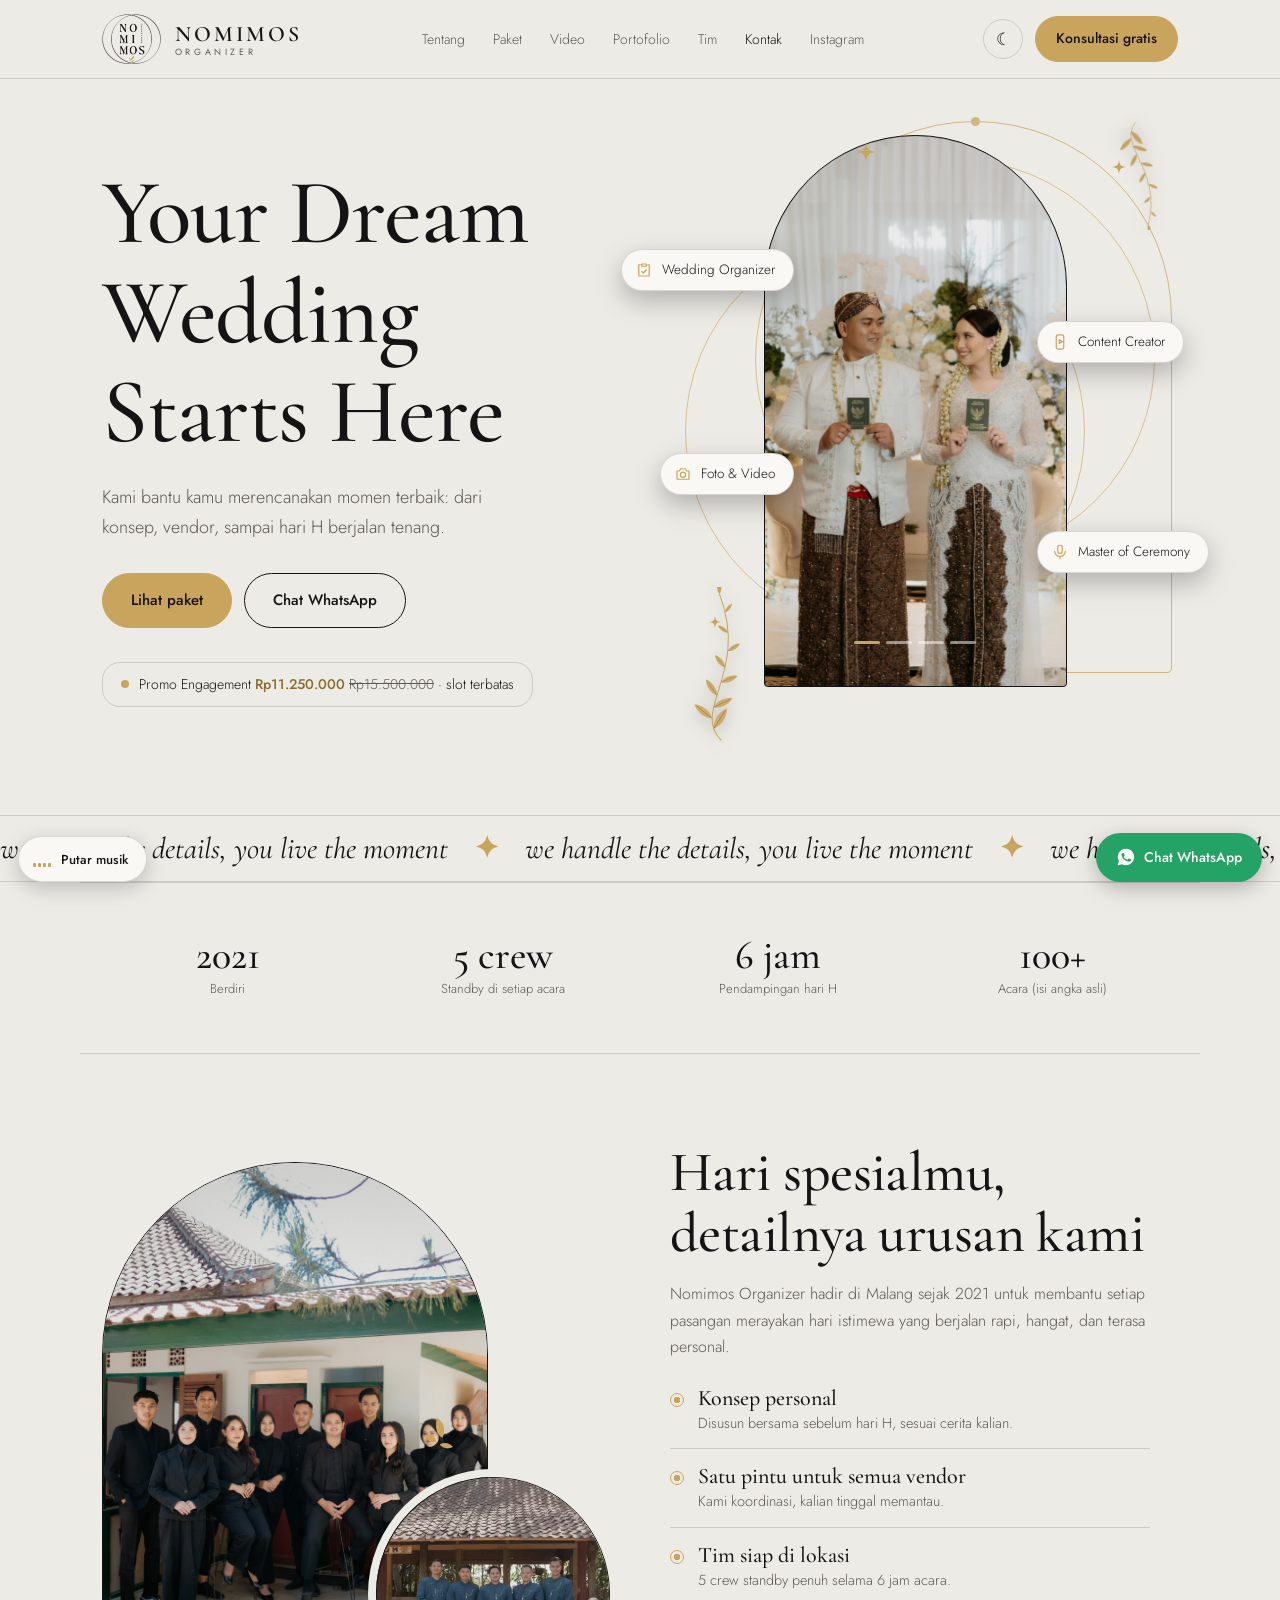
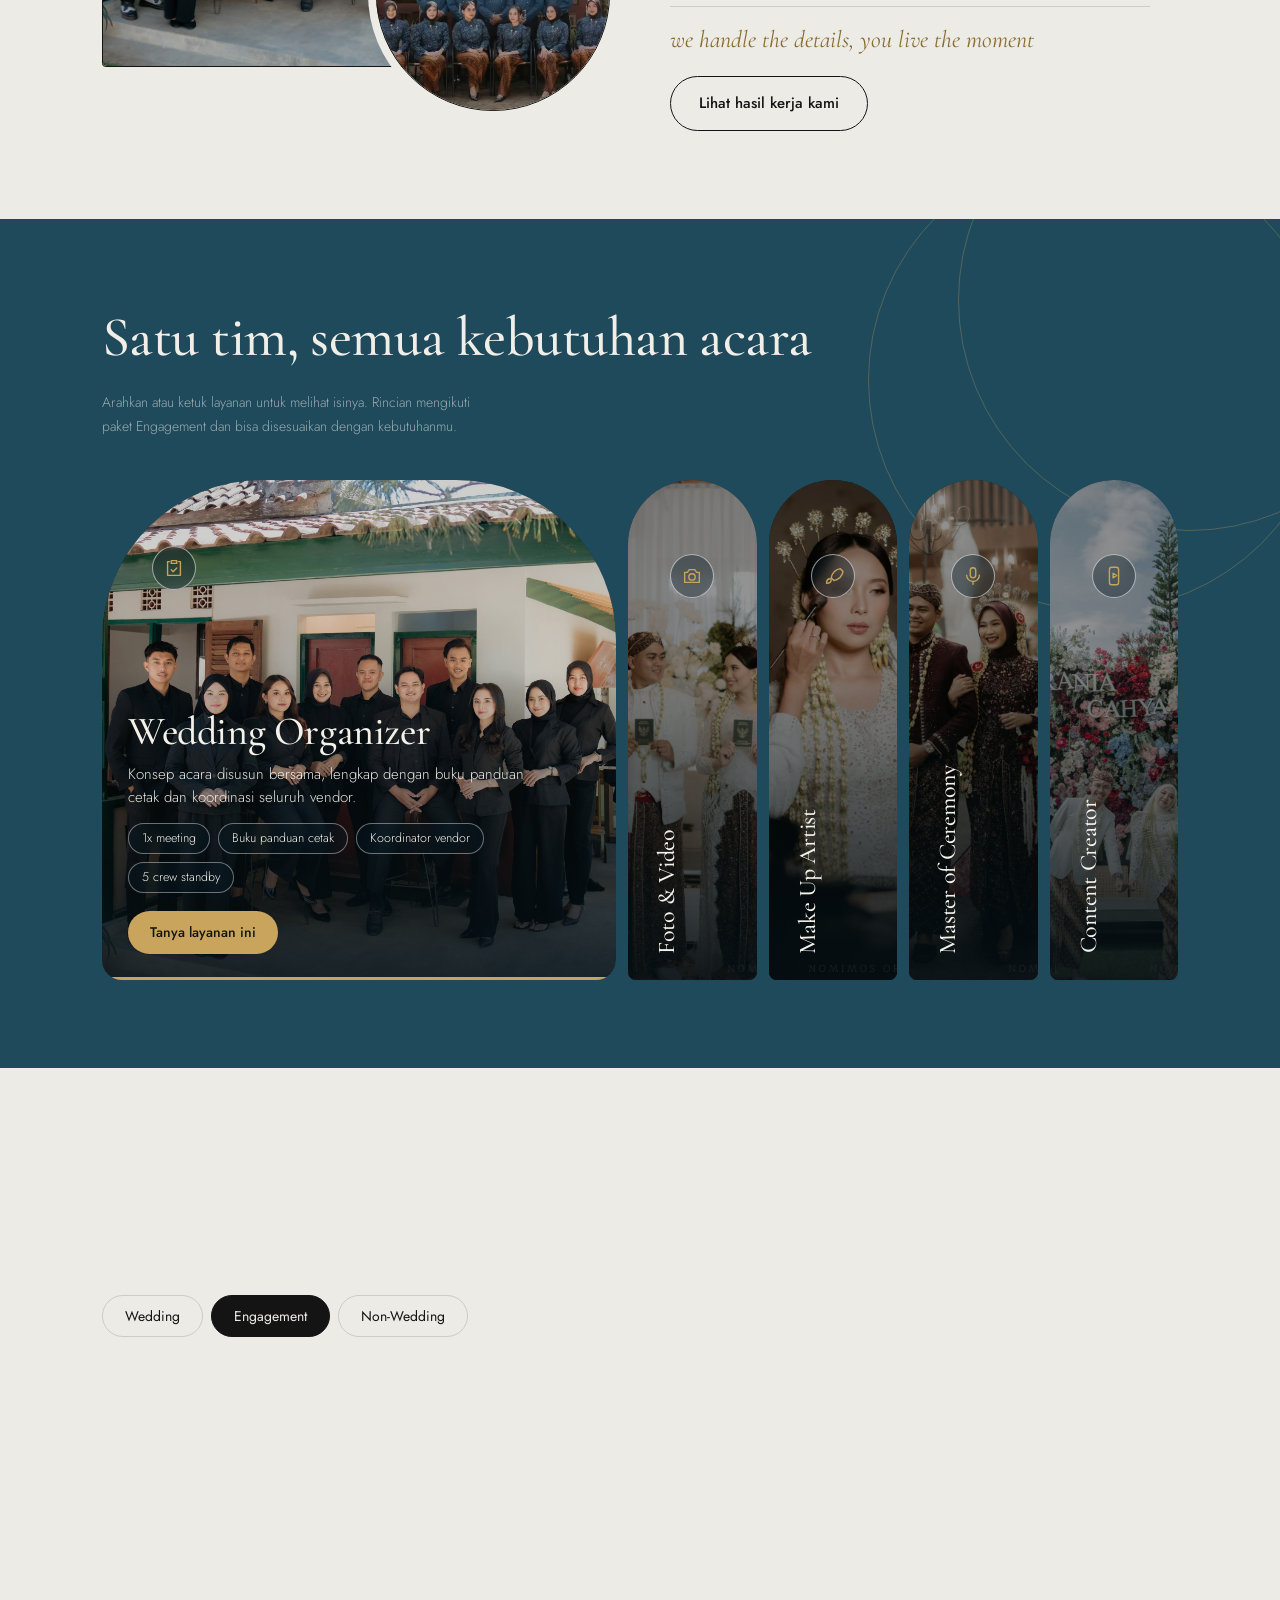
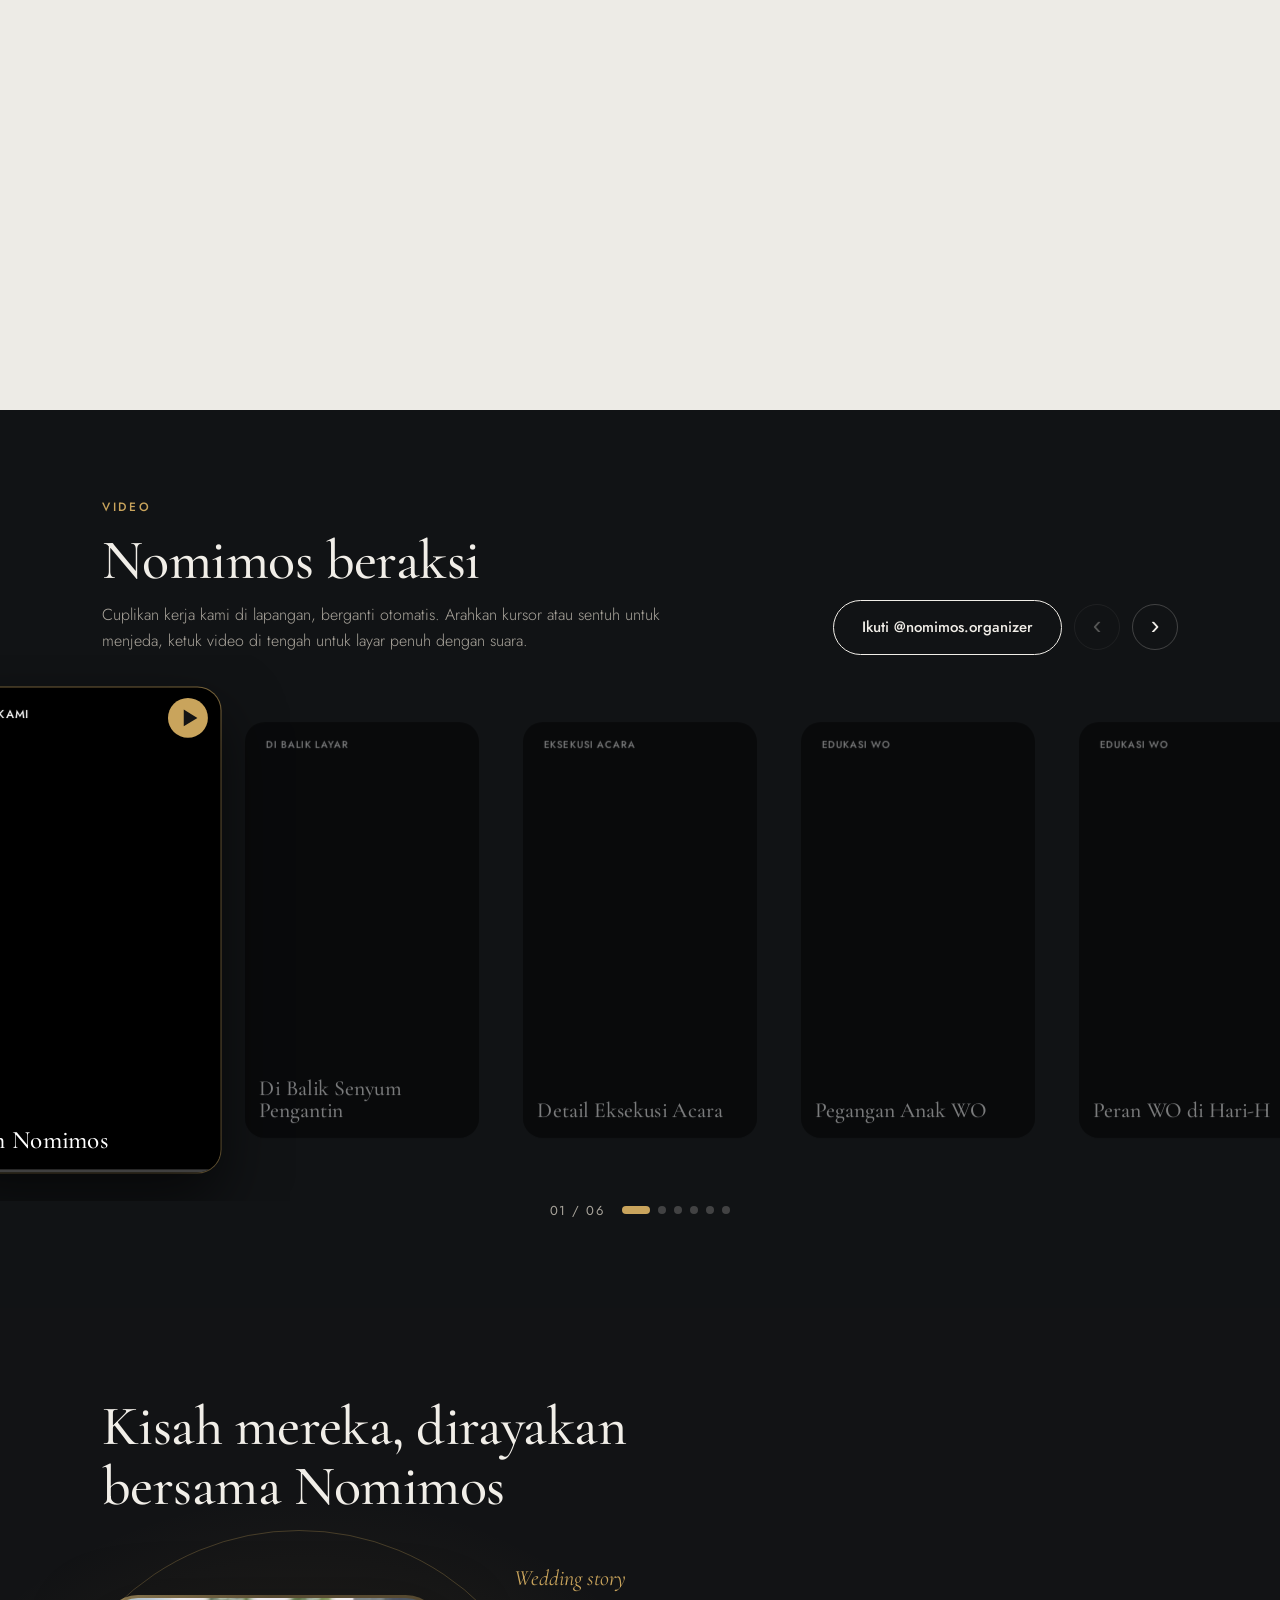
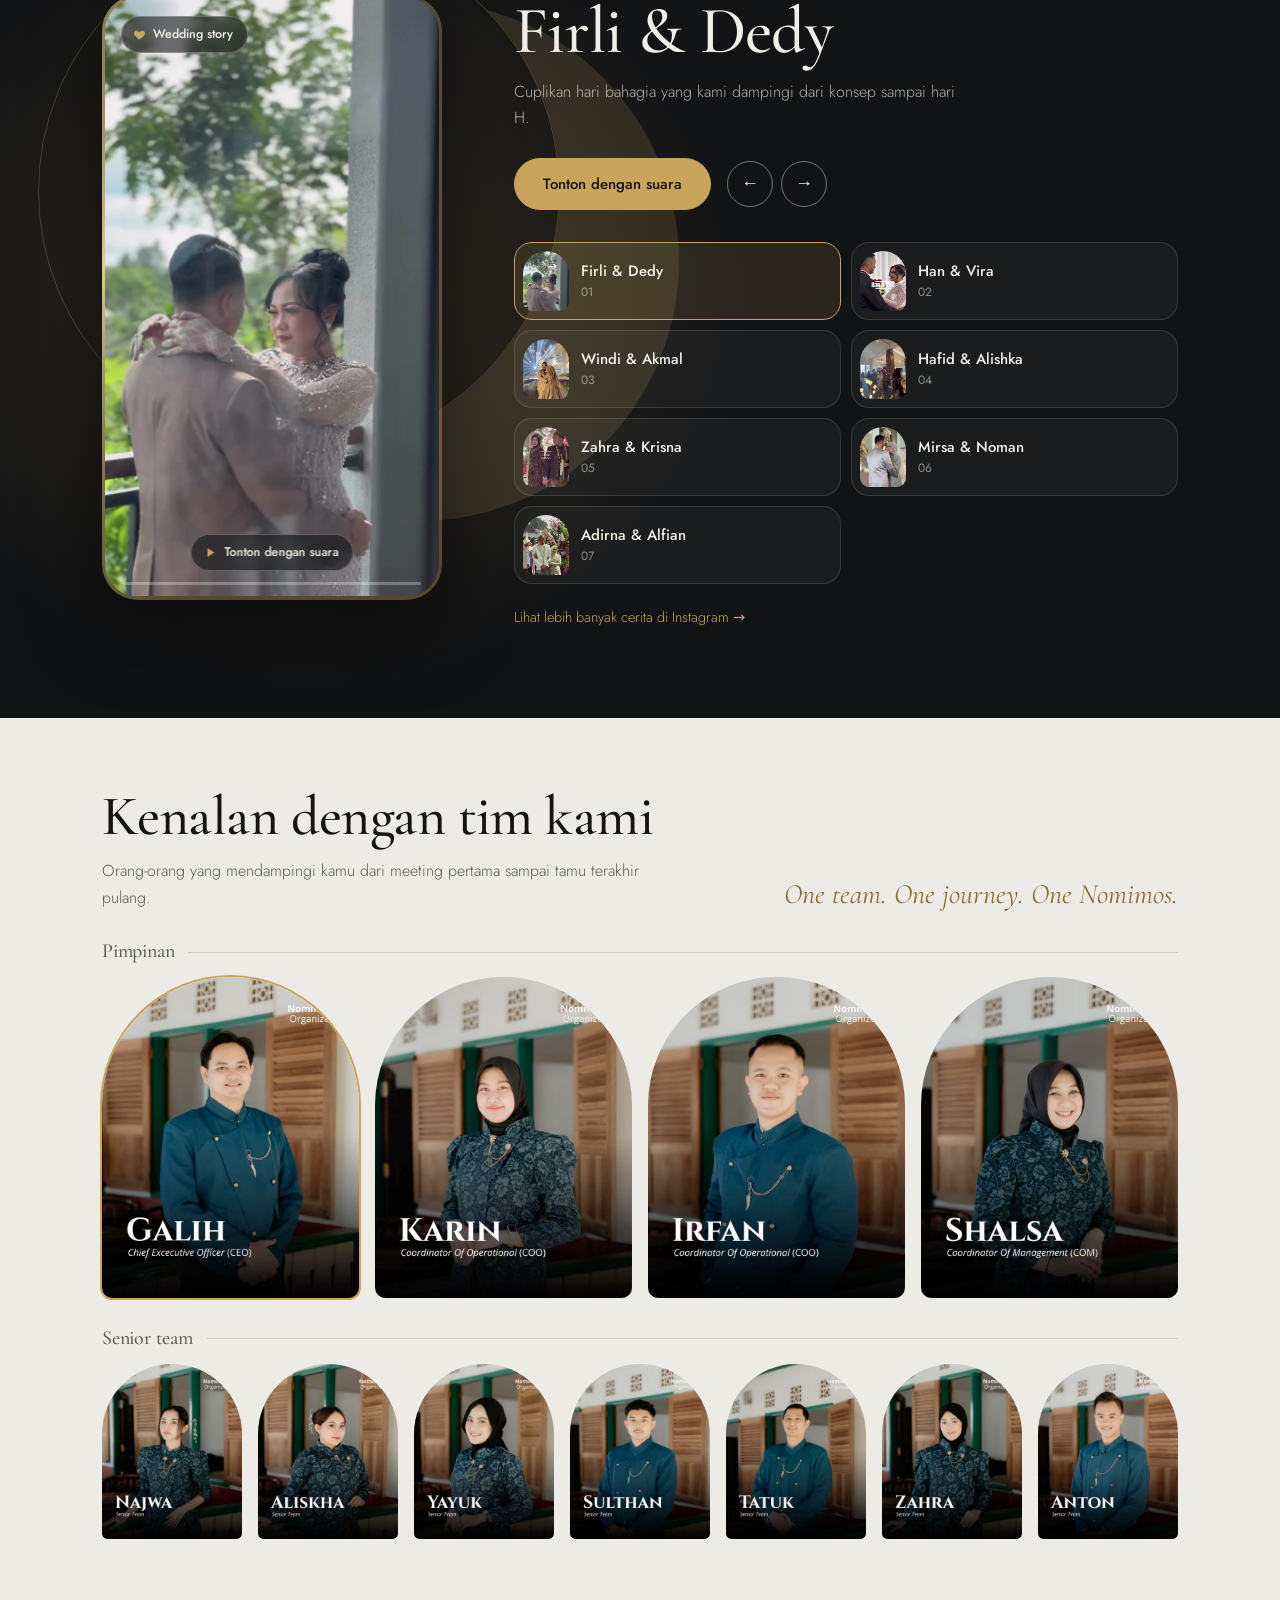
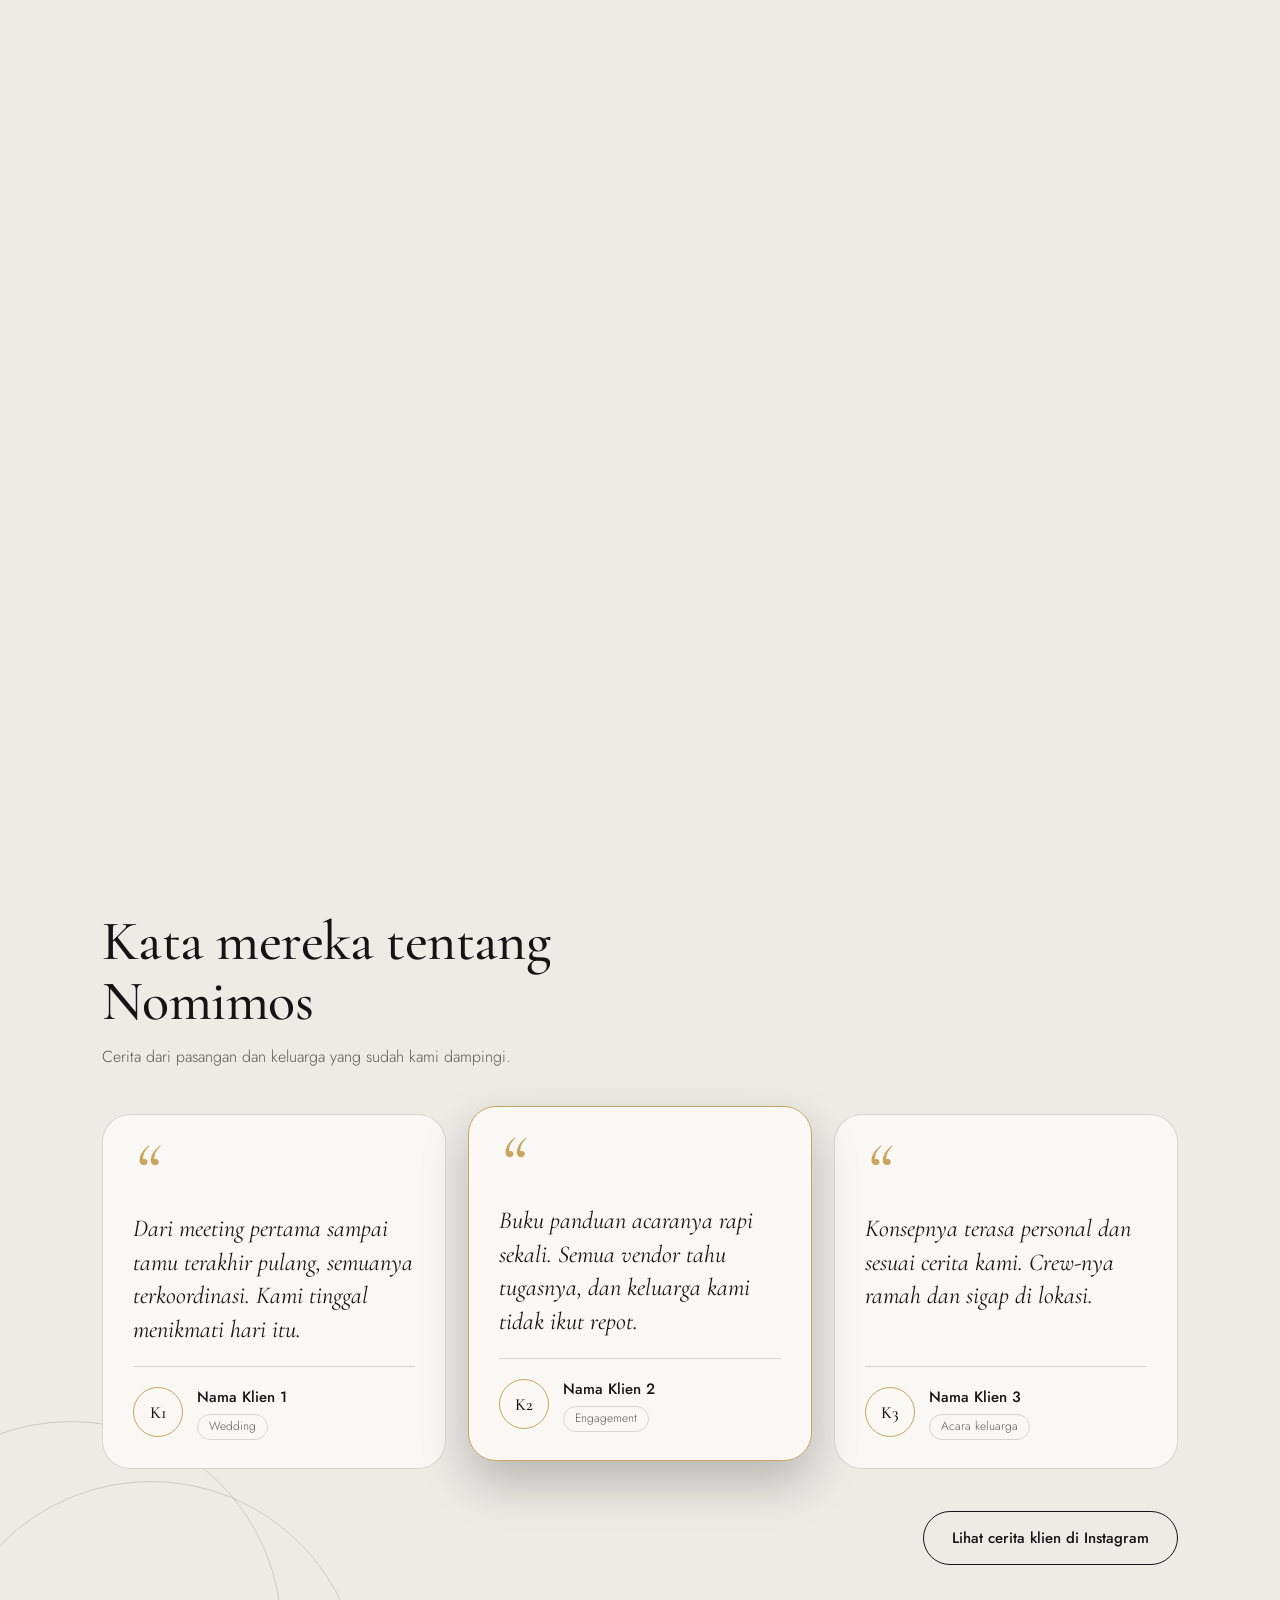
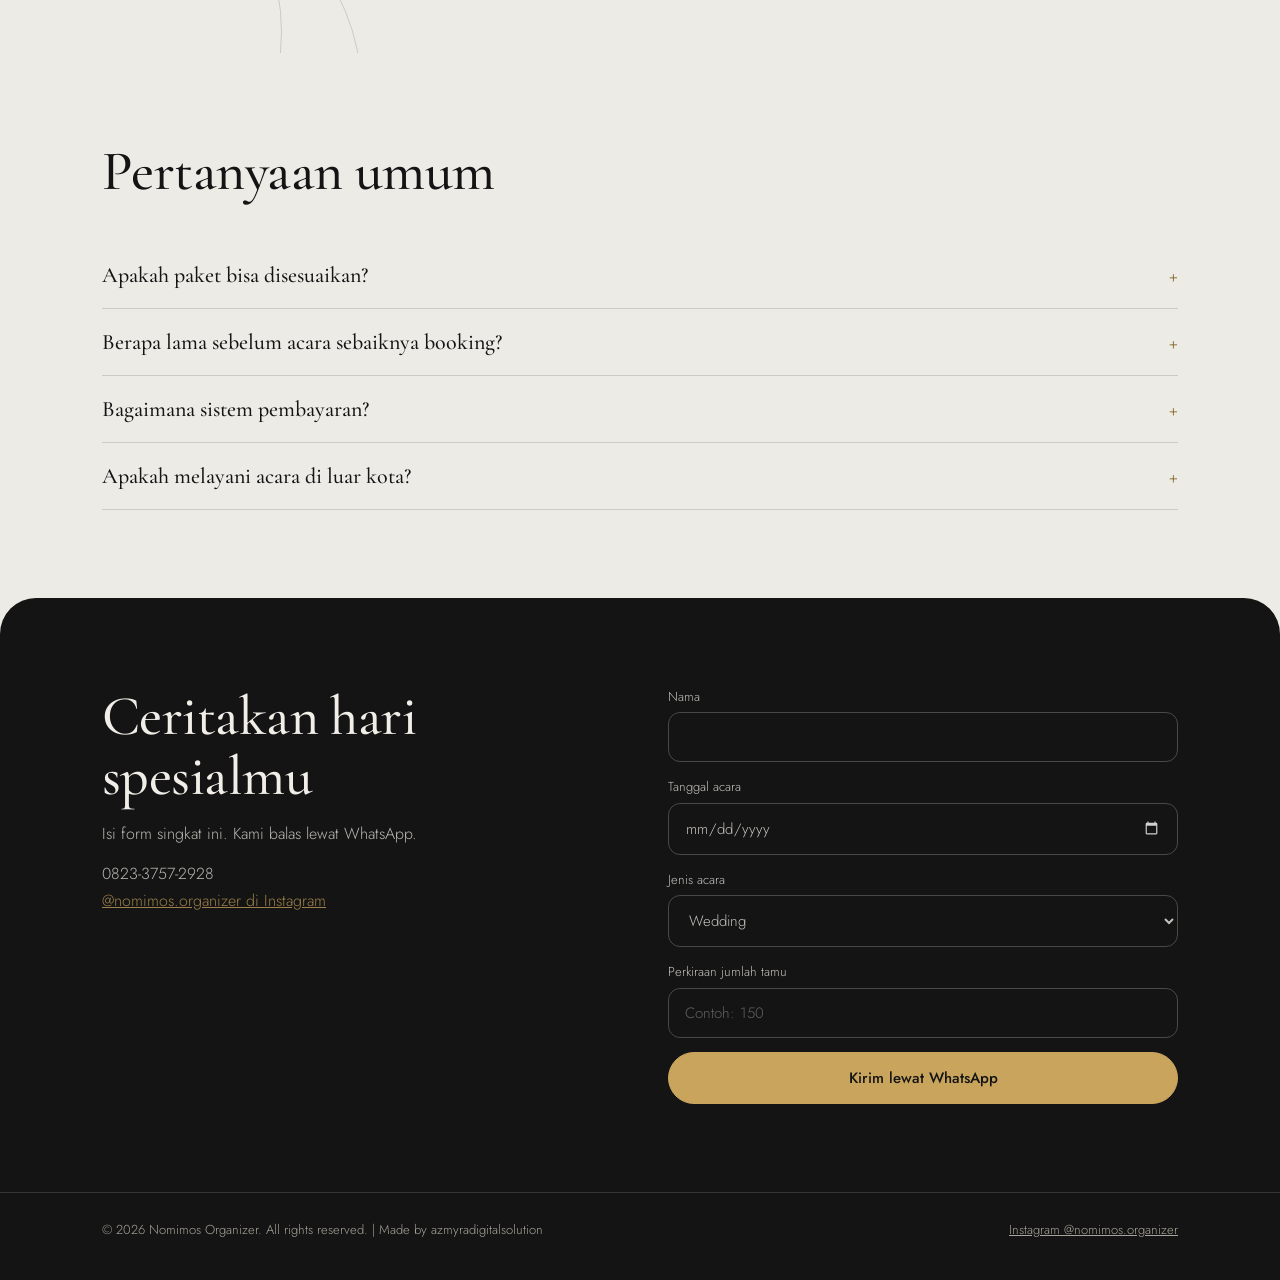
<file: index.html>
<!DOCTYPE html>
<html lang="id">
<head>
  <meta charset="utf-8">
  <meta name="viewport" content="width=device-width, initial-scale=1, viewport-fit=cover">

  <!-- SEO dasar: ganti deskripsi & domain sesuai kebutuhan -->
  <title>Nomimos Organizer | Wedding Organizer Malang</title>
  <meta name="description" content="Nomimos Organizer, wedding organizer di Malang. Konsep personal, koordinasi vendor, foto &amp; video, MUA, MC, dan content creator untuk wedding, engagement, dan acara keluarga.">
  <meta name="theme-color" content="#141414">
  <!-- <link rel="canonical" href="https://DOMAIN-ANDA.com/"> -->

  <!-- Open Graph (pratinjau saat link dibagikan). Ganti URL gambar dengan alamat penuh setelah domain aktif. -->
  <meta property="og:type" content="website">
  <meta property="og:title" content="Nomimos Organizer | Your Dream Wedding Starts Here">
  <meta property="og:description" content="Wedding organizer di Malang: konsep personal, vendor terkoordinasi, hari H berjalan tenang.">
  <meta property="og:image" content="assets/images/hero/hero-1.jpg">
  <meta name="twitter:card" content="summary_large_image">

  <!-- Ikon -->
  <link rel="icon" type="image/png" sizes="48x48" href="assets/images/logo/favicon-48.png">
  <link rel="apple-touch-icon" href="assets/images/logo/apple-touch-icon.png">

  <!-- Font Google (Cormorant Garamond untuk judul, Jost untuk teks) -->
  <link rel="preconnect" href="https://fonts.googleapis.com">
  <link rel="preconnect" href="https://fonts.gstatic.com" crossorigin>
  <link href="https://fonts.googleapis.com/css2?family=Cormorant+Garamond:ital,wght@0,400;0,500;0,600;1,400&family=Jost:wght@300;400;500&display=swap" rel="stylesheet">

  <!-- Terapkan tema tersimpan sebelum halaman tampil (mencegah kedipan) -->
  <script>try{var t=localStorage.getItem('ntheme');if(t)document.documentElement.dataset.theme=t}catch(e){}</script>

  <!-- CSS: urutan penting (dasar -> komponen -> utilitas) -->
  <link rel="stylesheet" href="css/base.css?v=6">
  <link rel="stylesheet" href="css/animations.css?v=6">
  <link rel="stylesheet" href="css/nav.css?v=6">
  <link rel="stylesheet" href="css/hero.css?v=6">
  <link rel="stylesheet" href="css/marquee-stats.css?v=6">
  <link rel="stylesheet" href="css/about.css?v=6">
  <link rel="stylesheet" href="css/services.css?v=6">
  <link rel="stylesheet" href="css/packages.css?v=6">
  <link rel="stylesheet" href="css/media.css?v=6">
  <link rel="stylesheet" href="css/stories.css?v=6">
  <link rel="stylesheet" href="css/team.css?v=6">
  <link rel="stylesheet" href="css/process.css?v=6">
  <link rel="stylesheet" href="css/testimonials.css?v=6">
  <link rel="stylesheet" href="css/faq-contact.css?v=6">
  <link rel="stylesheet" href="css/footer.css?v=6">
  <link rel="stylesheet" href="css/widgets.css?v=6">
  <link rel="stylesheet" href="css/utilities.css?v=6">
</head>
<body>
  <!-- Garis progres scroll (diatur oleh js/nav.js) -->
  <div id="pg"></div>
  <!-- NAVBAR — logo, menu, tombol tema, tombol konsultasi.
       Menu aktif otomatis mengikuti bagian yang dilihat (js/nav.js). -->
  <nav>
    <div class="w">
      <a class="logo" href="#top" aria-label="Nomimos Organizer, kembali ke atas"><span class="lm"><img class="lg-l" src="assets/images/logo/logo-ink.png" alt=""><img class="lg-d" src="assets/images/logo/logo-cream.png" alt=""></span><span class="lt">NOMIMOS<small>ORGANIZER</small></span></a>
      <ul id="menu">
        <li><a href="#tentang">Tentang</a></li>
        <li><a href="#paket">Paket</a></li>
        <li><a href="#reels">Video</a></li>
        <li><a href="#cerita">Portofolio</a></li>
        <li><a href="#tim">Tim</a></li>
        <li><a href="#kontak">Kontak</a></li>
        <li><a href="https://www.instagram.com/nomimos.organizer/" target="_blank" rel="noopener">Instagram</a></li>
        <!-- Tombol konsultasi di dalam menu (hanya tampil di HP) -->
        <li class="menu-cta"><a class="btn g" href="#kontak">Konsultasi gratis</a></li>
      </ul>
      <div class="nr"><button class="tg" id="tg" type="button" aria-label="Ganti tema">☾</button><a class="btn g" href="#kontak" style="padding:10px 20px;font-size:14px">Konsultasi gratis</a><!-- Tombol menu (hamburger): tampil di tablet & HP --><button class="burger" id="burger" type="button" aria-label="Buka menu" aria-expanded="false" aria-controls="menu"><span></span><span></span><span></span></button></div>
    </div>
  </nav>
  <!-- HERO — judul, tombol aksi, promo, dan foto slideshow.
       Ganti foto: edit 4 <img> di .arch2 (folder assets/images/hero/). -->
  <header class="hero" id="top">
    <div class="w">
      <div>
        <h1 id="h1" aria-label="Your Dream Wedding Starts Here">Your Dream Wedding Starts Here</h1>
        <p class="lead">Kami bantu kamu merencanakan momen terbaik: dari konsep, vendor, sampai hari H berjalan tenang.</p>
        <div class="cta"><a class="btn g" href="#paket">Lihat paket</a><a class="btn" href="https://wa.me/6282337572928" target="_blank" rel="noopener">Chat WhatsApp</a></div>
        <p class="promo"><span class="dot"></span><span>Promo Engagement <b>Rp11.250.000</b> <s>Rp15.500.000</s> · slot terbatas</span></p>
      </div>
      <!-- Visual hero: bingkai foto lengkung + ornamen emas (ranting & bintang) -->
      <div class="rings">
        <span class="orb o1"></span>
        <span class="orb o2"></span>
        <span class="aro"></span>
        <div class="arch2 pa">
          <img src="assets/images/hero/hero-1.jpg" alt="Pasangan pengantin Jawa menunjukkan buku nikah" style="object-position:50% 40%" class="on">
          <img src="assets/images/hero/hero-2.jpg" alt="Pasangan pengantin di depan dekorasi bunga warna-warni" style="object-position:50% 50%">
          <img src="assets/images/hero/hero-3.jpg" alt="Pasangan pengantin berkebaya putih di taman" style="object-position:50% 45%">
          <img src="assets/images/hero/hero-4.jpg" alt="Pengantin berjalan masuk menyapa tamu" style="object-position:50% 45%">
          <div class="hdots" aria-label="Pilih foto"><button type="button" aria-label="Foto 1"></button><button type="button" aria-label="Foto 2"></button><button type="button" aria-label="Foto 3"></button><button type="button" aria-label="Foto 4"></button></div>
        </div>
        <div class="spr s1 pc"><svg viewBox="0 0 120 224" fill="none" aria-hidden="true"><path d="M60 214C18 170 100 120 58 10" stroke="currentColor" stroke-width="1.4" stroke-linecap="round"></path><g transform="translate(49.8 197.8) rotate(-56.9) scale(1.00)"><path d="M0 0C9 -7 24 -7 34 0C24 7 9 7 0 0Z" fill="currentColor" fill-opacity=".88"></path><path d="M0 0L30 0" stroke="#141414" stroke-opacity=".35" stroke-width=".8"></path></g><g transform="translate(47.6 183.5) rotate(-141.4) scale(0.93)"><path d="M0 0C9 -7 24 -7 34 0C24 7 9 7 0 0Z" fill="currentColor" fill-opacity=".88"></path><path d="M0 0L30 0" stroke="#141414" stroke-opacity=".35" stroke-width=".8"></path></g><g transform="translate(49.6 168.1) rotate(-25.4) scale(0.86)"><path d="M0 0C9 -7 24 -7 34 0C24 7 9 7 0 0Z" fill="currentColor" fill-opacity=".88"></path><path d="M0 0L30 0" stroke="#141414" stroke-opacity=".35" stroke-width=".8"></path></g><g transform="translate(54.3 151.4) rotate(-124.5) scale(0.79)"><path d="M0 0C9 -7 24 -7 34 0C24 7 9 7 0 0Z" fill="currentColor" fill-opacity=".88"></path><path d="M0 0L30 0" stroke="#141414" stroke-opacity=".35" stroke-width=".8"></path></g><g transform="translate(60.2 132.9) rotate(-20.9) scale(0.72)"><path d="M0 0C9 -7 24 -7 34 0C24 7 9 7 0 0Z" fill="currentColor" fill-opacity=".88"></path><path d="M0 0L30 0" stroke="#141414" stroke-opacity=".35" stroke-width=".8"></path></g><g transform="translate(65.8 112.4) rotate(-129.2) scale(0.66)"><path d="M0 0C9 -7 24 -7 34 0C24 7 9 7 0 0Z" fill="currentColor" fill-opacity=".88"></path><path d="M0 0L30 0" stroke="#141414" stroke-opacity=".35" stroke-width=".8"></path></g><g transform="translate(69.6 89.5) rotate(-32.3) scale(0.59)"><path d="M0 0C9 -7 24 -7 34 0C24 7 9 7 0 0Z" fill="currentColor" fill-opacity=".88"></path><path d="M0 0L30 0" stroke="#141414" stroke-opacity=".35" stroke-width=".8"></path></g><g transform="translate(70.1 63.9) rotate(-145.4) scale(0.52)"><path d="M0 0C9 -7 24 -7 34 0C24 7 9 7 0 0Z" fill="currentColor" fill-opacity=".88"></path><path d="M0 0L30 0" stroke="#141414" stroke-opacity=".35" stroke-width=".8"></path></g><g transform="translate(65.8 35.3) rotate(-51.3) scale(0.45)"><path d="M0 0C9 -7 24 -7 34 0C24 7 9 7 0 0Z" fill="currentColor" fill-opacity=".88"></path><path d="M0 0L30 0" stroke="#141414" stroke-opacity=".35" stroke-width=".8"></path></g><g transform="translate(58.0 10.0) rotate(-92) scale(.55)"><path d="M0 0C9 -7 24 -7 34 0C24 7 9 7 0 0Z" fill="currentColor"></path></g></svg></div>
        <div class="spr s2 pc"><svg viewBox="0 0 120 224" fill="none" aria-hidden="true"><path d="M60 214C18 170 100 120 58 10" stroke="currentColor" stroke-width="1.4" stroke-linecap="round"></path><g transform="translate(49.8 197.8) rotate(-56.9) scale(1.00)"><path d="M0 0C9 -7 24 -7 34 0C24 7 9 7 0 0Z" fill="currentColor" fill-opacity=".88"></path><path d="M0 0L30 0" stroke="#141414" stroke-opacity=".35" stroke-width=".8"></path></g><g transform="translate(47.6 183.5) rotate(-141.4) scale(0.93)"><path d="M0 0C9 -7 24 -7 34 0C24 7 9 7 0 0Z" fill="currentColor" fill-opacity=".88"></path><path d="M0 0L30 0" stroke="#141414" stroke-opacity=".35" stroke-width=".8"></path></g><g transform="translate(49.6 168.1) rotate(-25.4) scale(0.86)"><path d="M0 0C9 -7 24 -7 34 0C24 7 9 7 0 0Z" fill="currentColor" fill-opacity=".88"></path><path d="M0 0L30 0" stroke="#141414" stroke-opacity=".35" stroke-width=".8"></path></g><g transform="translate(54.3 151.4) rotate(-124.5) scale(0.79)"><path d="M0 0C9 -7 24 -7 34 0C24 7 9 7 0 0Z" fill="currentColor" fill-opacity=".88"></path><path d="M0 0L30 0" stroke="#141414" stroke-opacity=".35" stroke-width=".8"></path></g><g transform="translate(60.2 132.9) rotate(-20.9) scale(0.72)"><path d="M0 0C9 -7 24 -7 34 0C24 7 9 7 0 0Z" fill="currentColor" fill-opacity=".88"></path><path d="M0 0L30 0" stroke="#141414" stroke-opacity=".35" stroke-width=".8"></path></g><g transform="translate(65.8 112.4) rotate(-129.2) scale(0.66)"><path d="M0 0C9 -7 24 -7 34 0C24 7 9 7 0 0Z" fill="currentColor" fill-opacity=".88"></path><path d="M0 0L30 0" stroke="#141414" stroke-opacity=".35" stroke-width=".8"></path></g><g transform="translate(69.6 89.5) rotate(-32.3) scale(0.59)"><path d="M0 0C9 -7 24 -7 34 0C24 7 9 7 0 0Z" fill="currentColor" fill-opacity=".88"></path><path d="M0 0L30 0" stroke="#141414" stroke-opacity=".35" stroke-width=".8"></path></g><g transform="translate(70.1 63.9) rotate(-145.4) scale(0.52)"><path d="M0 0C9 -7 24 -7 34 0C24 7 9 7 0 0Z" fill="currentColor" fill-opacity=".88"></path><path d="M0 0L30 0" stroke="#141414" stroke-opacity=".35" stroke-width=".8"></path></g><g transform="translate(65.8 35.3) rotate(-51.3) scale(0.45)"><path d="M0 0C9 -7 24 -7 34 0C24 7 9 7 0 0Z" fill="currentColor" fill-opacity=".88"></path><path d="M0 0L30 0" stroke="#141414" stroke-opacity=".35" stroke-width=".8"></path></g><g transform="translate(58.0 10.0) rotate(-92) scale(.55)"><path d="M0 0C9 -7 24 -7 34 0C24 7 9 7 0 0Z" fill="currentColor"></path></g></svg></div>
        <!-- Badge layanan (klik membuka panel layanan terkait lewat data-s) -->
        <div class="hbs"><a class="hb" href="#layanan" data-s="0"><svg viewBox="0 0 24 24" fill="none" stroke="currentColor" stroke-width="1.6" stroke-linecap="round" stroke-linejoin="round" aria-hidden="true"><path d="M9 4h6v3H9z"></path><path d="M7 5H5v15h14V5h-2"></path><path d="M9 14l2 2 4-4"></path></svg>Wedding Organizer</a><a class="hb" href="#layanan" data-s="1"><svg viewBox="0 0 24 24" fill="none" stroke="currentColor" stroke-width="1.6" stroke-linecap="round" stroke-linejoin="round" aria-hidden="true"><path d="M4 8h3l2-3h6l2 3h3v11H4z"></path><circle cx="12" cy="13" r="3.5"></circle></svg>Foto & Video</a><a class="hb" href="#layanan" data-s="3"><svg viewBox="0 0 24 24" fill="none" stroke="currentColor" stroke-width="1.6" stroke-linecap="round" stroke-linejoin="round" aria-hidden="true"><rect x="9" y="3" width="6" height="11" rx="3"></rect><path d="M5 11a7 7 0 0014 0M12 18v3"></path></svg>Master of Ceremony</a><a class="hb" href="#layanan" data-s="4"><svg viewBox="0 0 24 24" fill="none" stroke="currentColor" stroke-width="1.6" stroke-linecap="round" stroke-linejoin="round" aria-hidden="true"><rect x="7" y="2.5" width="10" height="19" rx="2.5"></rect><path d="M11 9l4 2.5-4 2.5z"></path></svg>Content Creator</a></div>
        <span class="stw w1"><svg class="st" viewBox="-10 -10 20 20" aria-hidden="true"><path d="M0 -9C1 -2 2 -1 9 0C2 1 1 2 0 9C-1 2 -2 1 -9 0C-2 -1 -1 -2 0 -9Z" fill="currentColor"></path></svg></span>
        <span class="stw w2"><svg class="st" viewBox="-10 -10 20 20" aria-hidden="true"><path d="M0 -9C1 -2 2 -1 9 0C2 1 1 2 0 9C-1 2 -2 1 -9 0C-2 -1 -1 -2 0 -9Z" fill="currentColor"></path></svg></span>
        <span class="stw w3"><svg class="st" viewBox="-10 -10 20 20" aria-hidden="true"><path d="M0 -9C1 -2 2 -1 9 0C2 1 1 2 0 9C-1 2 -2 1 -9 0C-2 -1 -1 -2 0 -9Z" fill="currentColor"></path></svg></span>
      </div>
    </div>
  </header>
  <!-- PITA TEKS BERJALAN (dekoratif, disembunyikan dari pembaca layar) -->
  <div class="mq" aria-hidden="true">
    <div class="mt"><span>we handle the details, you live the moment</span><b>✦</b><span>we handle the details, you live the moment</span><b>✦</b><span>we handle the details, you live the moment</span><b>✦</b><span>we handle the details, you live the moment</span><b>✦</b><span>we handle the details, you live the moment</span><b>✦</b><span>we handle the details, you live the moment</span><b>✦</b><span>we handle the details, you live the moment</span><b>✦</b><span>we handle the details, you live the moment</span><b>✦</b></div>
  </div>
  <!-- STATISTIK — angka dengan data-n akan menghitung naik. Ganti angka asli di sini. -->
  <div class="stats">
    <div class="w">
      <div><b>2021</b><span>Berdiri</span></div>
      <div><b><i data-n="5">5</i> crew</b><span>Standby di setiap acara</span></div>
      <div><b><i data-n="6">6</i> jam</b><span>Pendampingan hari H</span></div>
      <div><b><i data-n="100">100</i>+</b><span>Acara (isi angka asli)</span></div>
    </div>
  </div>
  <!-- TENTANG KAMI — foto tim + keunggulan -->
  <section class="about" id="tentang">
    <div class="w">
      <div class="abt">
        <div class="arch"><img src="assets/images/team/tim-hitam.jpg" alt="Tim Nomimos Organizer berfoto bersama" style="object-position:50% 85%"></div>
        <div class="rg"><img src="assets/images/team/tim-batik.png" alt="Tim Nomimos Organizer berbaju batik biru di depan bangunan kayu" style="object-position:50% 55%"></div>
        <svg class="lf" viewBox="0 0 60 60" fill="currentColor" aria-hidden="true"><path d="M30 4c10 6 14 18 8 30-8-4-12-16-8-30zM12 30c8-2 15 2 17 10-8 2-15-2-17-10zM34 44c8-4 15-2 20 4-8 4-16 2-20-4z"></path></svg>
      </div>
      <div>
        <h2>Hari spesialmu, detailnya urusan kami</h2>
        <p style="margin-top:18px">Nomimos Organizer hadir di Malang sejak 2021 untuk membantu setiap pasangan merayakan hari istimewa yang berjalan rapi, hangat, dan terasa personal.</p>
        <ul class="vals">
          <li><b>Konsep personal</b><span>Disusun bersama sebelum hari H, sesuai cerita kalian.</span></li>
          <li><b>Satu pintu untuk semua vendor</b><span>Kami koordinasi, kalian tinggal memantau.</span></li>
          <li><b>Tim siap di lokasi</b><span>5 crew standby penuh selama 6 jam acara.</span></li>
        </ul>
        <p class="tag">we handle the details, you live the moment</p>
        <a class="btn" href="#cerita" style="margin-top:22px">Lihat hasil kerja kami</a>
      </div>
    </div>
  </section>
  <!-- LAYANAN — 5 panel foto yang melebar (js/services.js).
       Tiap panel: foto, ikon, deskripsi, label isi, tombol WhatsApp. -->
  <section class="svc" id="layanan">
    <div class="w">
      <div class="svh">
        <h2>Satu tim, semua kebutuhan acara</h2>
        <p class="svs">Arahkan atau ketuk layanan untuk melihat isinya. Rincian mengikuti paket Engagement dan bisa disesuaikan dengan kebutuhanmu.</p>
      </div>
      <div class="sv2 cy">
        <div class="pn on" role="button" tabindex="0" aria-expanded="true">
          <img src="assets/images/team/tim-lengkap.jpg" alt="" loading="lazy" style="object-position:50% 88%">
          <span class="pni"><svg viewBox="0 0 24 24" fill="none" stroke="currentColor" stroke-width="1.5" stroke-linecap="round" stroke-linejoin="round" aria-hidden="true"><path d="M9 4h6v3H9z"></path><path d="M7 5H5v15h14V5h-2"></path><path d="M9 14l2 2 4-4"></path></svg></span>
          <div class="pnc">
            <h3>Wedding Organizer</h3>
            <p>Konsep acara disusun bersama, lengkap dengan buku panduan cetak dan koordinasi seluruh vendor.</p>
            <ul class="chp">
              <li>1x meeting</li>
              <li>Buku panduan cetak</li>
              <li>Koordinator vendor</li>
              <li>5 crew standby</li>
            </ul>
            <div class="pw"><a class="pcta" href="https://wa.me/6282337572928?text=Halo%20Nomimos%2C%20saya%20ingin%20bertanya%20tentang%20layanan%20Wedding%20Organizer" target="_blank" rel="noopener">Tanya layanan ini</a></div>
          </div>
          <i class="pr"></i>
        </div>
        <div class="pn" role="button" tabindex="0" aria-expanded="false">
          <img src="assets/images/hero/hero-1.jpg" alt="" loading="lazy" style="object-position:50% 40%">
          <span class="pni"><svg viewBox="0 0 24 24" fill="none" stroke="currentColor" stroke-width="1.5" stroke-linecap="round" stroke-linejoin="round" aria-hidden="true"><path d="M4 8h3l2-3h6l2 3h3v11H4z"></path><circle cx="12" cy="13" r="3.5"></circle></svg></span>
          <div class="pnc">
            <h3>Foto & Video</h3>
            <p>Setiap momen diabadikan dalam foto dan video yang siap dibagikan.</p>
            <ul class="chp">
              <li>2 fotografer</li>
              <li>100 foto edit</li>
              <li>Video sinematik 3 menit</li>
              <li>Reels 15-30 detik</li>
            </ul>
            <div class="pw"><a class="pcta" href="https://wa.me/6282337572928?text=Halo%20Nomimos%2C%20saya%20ingin%20bertanya%20tentang%20layanan%20Foto%20%26%20Video" target="_blank" rel="noopener">Tanya layanan ini</a></div>
          </div>
          <i class="pr"></i>
        </div>
        <div class="pn" role="button" tabindex="0" aria-expanded="false">
          <img src="assets/images/services/makeup-artist.jpg" alt="" loading="lazy" style="object-position:72% 22%">
          <span class="pni"><svg viewBox="0 0 24 24" fill="none" stroke="currentColor" stroke-width="1.5" stroke-linecap="round" stroke-linejoin="round" aria-hidden="true"><path d="M20 4c-5 1-9 5-10 10l3 3c5-1 9-5 10-10z"></path><path d="M9 15c-3 0-4 2-4 5 3 0 5-1 5-4"></path></svg></span>
          <div class="pnc">
            <h3>Make Up Artist</h3>
            <p>Tata rias pengantin yang rapi, natural, dan tahan sepanjang acara.</p>
            <ul class="chp">
              <li>1x MUA bride</li>
              <li>Rias sesuai konsep</li>
            </ul>
            <div class="pw"><a class="pcta" href="https://wa.me/6282337572928?text=Halo%20Nomimos%2C%20saya%20ingin%20bertanya%20tentang%20layanan%20Make%20Up%20Artist" target="_blank" rel="noopener">Tanya layanan ini</a></div>
          </div>
          <i class="pr"></i>
        </div>
        <div class="pn" role="button" tabindex="0" aria-expanded="false">
          <img src="assets/images/hero/hero-4.jpg" alt="" loading="lazy" style="object-position:50% 45%">
          <span class="pni"><svg viewBox="0 0 24 24" fill="none" stroke="currentColor" stroke-width="1.5" stroke-linecap="round" stroke-linejoin="round" aria-hidden="true"><rect x="9" y="3" width="6" height="11" rx="3"></rect><path d="M5 11a7 7 0 0014 0M12 18v3"></path></svg></span>
          <div class="pnc">
            <h3>Master of Ceremony</h3>
            <p>Pemandu acara yang menjaga alur dan suasana tetap hangat.</p>
            <ul class="chp">
              <li>MC 2 jam acara</li>
              <li>Alur acara terjaga</li>
            </ul>
            <div class="pw"><a class="pcta" href="https://wa.me/6282337572928?text=Halo%20Nomimos%2C%20saya%20ingin%20bertanya%20tentang%20layanan%20Master%20of%20Ceremony" target="_blank" rel="noopener">Tanya layanan ini</a></div>
          </div>
          <i class="pr"></i>
        </div>
        <div class="pn" role="button" tabindex="0" aria-expanded="false">
          <img src="assets/images/hero/hero-2.jpg" alt="" loading="lazy" style="object-position:50% 55%">
          <span class="pni"><svg viewBox="0 0 24 24" fill="none" stroke="currentColor" stroke-width="1.5" stroke-linecap="round" stroke-linejoin="round" aria-hidden="true"><rect x="7" y="2.5" width="10" height="19" rx="2.5"></rect><path d="M11 9l4 2.5-4 2.5z"></path></svg></span>
          <div class="pnc">
            <h3>Content Creator</h3>
            <p>Momen real time yang langsung bisa dinikmati keluarga dan tamu.</p>
            <ul class="chp">
              <li>Standby 6 jam</li>
              <li>7-10 story real time</li>
              <li>Recap 1 menit</li>
              <li>2 tren TikTok</li>
            </ul>
            <div class="pw"><a class="pcta" href="https://wa.me/6282337572928?text=Halo%20Nomimos%2C%20saya%20ingin%20bertanya%20tentang%20layanan%20Content%20Creator" target="_blank" rel="noopener">Tanya layanan ini</a></div>
          </div>
          <i class="pr"></i>
        </div>
      </div>
    </div>
  </section>
  <!-- PAKET -->
  <section id="paket">
    <div class="w">
      <div class="head">
        <h2>Pilih paket yang pas</h2>
        <p>Semua paket bisa disesuaikan. Ceritakan kebutuhanmu, kami susun penawarannya.</p>
      </div>
      <div class="tabs" role="tablist"><button role="tab" aria-selected="false" data-t="p1">Wedding</button><button role="tab" aria-selected="true" data-t="p2">Engagement</button><button role="tab" aria-selected="false" data-t="p3">Non-Wedding</button></div>
      <div class="pk" id="p1">
        <img src="assets/images/packages/paket-wedding.jpg" alt="Wedding Package, budaya Jawa">
        <div>
          <h3>Wedding Package</h3>
          <div class="price" style="font-size:30px">Hubungi kami untuk penawaran</div>
          <p class="note">Special price tersedia. Contoh: All in Wedding Package, Javanese Traditional Culture.</p>
          <ul>
            <li>Wedding organizer</li>
            <li>Photo & video</li>
            <li>Make up artist</li>
            <li>Master of ceremony</li>
            <li>Entertainment</li>
            <li>Wedding content creator</li>
          </ul>
          <a class="btn g" target="_blank" rel="noopener" href="https://wa.me/6282337572928?text=Halo%20Nomimos%2C%20saya%20tertarik%20dengan%20Wedding%20Package">Tanya paket ini</a>
        </div>
      </div>
      <div class="pk on" id="p2">
        <img src="assets/images/packages/paket-engagement.jpg" alt="Promo paket Engagement">
        <div>
          <h3>Engagement Package</h3>
          <div class="price"><s>Rp15.500.000</s>Rp11.250.000</div>
          <p class="note"><span class="save">Hemat Rp4.250.000</span> Harga promo, slot terbatas.</p>
          <ul>
            <li>5 crew, 1x meeting, standby 6 jam</li>
            <li>Penyusunan konsep acara</li>
            <li>Buku panduan dicetak</li>
            <li>Koordinator vendor</li>
            <li>2 fotografer, 100 foto edit</li>
            <li>Video sinematik hingga 3 menit</li>
            <li>Reels Instagram 15-30 detik</li>
            <li>1x MUA bride, MC 2 jam</li>
            <li>Content creator: 7-10 story, recap 1 menit</li>
            <li>Semua file di flashdisk dan drive</li>
          </ul>
          <a class="btn g" target="_blank" rel="noopener" href="https://wa.me/6282337572928?text=Halo%20Nomimos%2C%20saya%20tertarik%20dengan%20Engagement%20Package">Pilih paket ini</a>
        </div>
      </div>
      <div class="pk" id="p3">
        <img src="assets/images/packages/paket-non-wedding.jpg" alt="Engagement package">
        <div>
          <h3>Paket Non-Wedding</h3>
          <div class="price"><s>Rp19.500.000</s>Mulai Rp17.000.000</div>
          <p class="note"><span class="save">Hemat Rp2.500.000</span> dari harga normal</p>
          <p class="note" style="margin-top:8px">Cocok untuk:</p>
          <ul>
            <li>Birthday party</li>
            <li>Engagement</li>
            <li>Tingkeban</li>
            <li>Gender reveal party</li>
            <li>Anniversary party</li>
          </ul>
          <a class="btn g" target="_blank" rel="noopener" href="https://wa.me/6282337572928?text=Halo%20Nomimos%2C%20saya%20tertarik%20dengan%20Paket%20Non-Wedding">Pilih paket ini</a>
        </div>
      </div>
    </div>
  </section>
  <!-- VIDEO — carousel (js/reels.js); kartu tengah diputar otomatis, ketuk kartu aktif membuka lightbox (js/media.js).
       Tambah video: duplikat satu <button class="rl"> dan ubah data-src, data-cat, data-title + src video. -->
  <section id="reels">
    <div class="w rl-top">
      <div class="head">
        <span class="rl-eyebrow">Video</span>
        <h2>Nomimos beraksi</h2>
        <p>Cuplikan kerja kami di lapangan, berganti otomatis. Arahkan kursor atau sentuh untuk menjeda, ketuk video di tengah untuk layar penuh dengan suara.</p>
      </div>
      <div class="rl-side">
        <a class="btn" href="https://www.instagram.com/nomimos.organizer/" target="_blank" rel="noopener">Ikuti @nomimos.organizer</a>
        <div class="rl-ctrl">
          <button class="rl-nav rl-prev" type="button" aria-label="Video sebelumnya">&#8249;</button>
          <button class="rl-nav rl-next" type="button" aria-label="Video berikutnya">&#8250;</button>
        </div>
      </div>
    </div>
    <div class="reels" role="group" aria-roledescription="carousel" aria-label="Video Nomimos">
        <button class="rl" type="button" data-src="assets/video/tim-nomimos-1.mp4" data-cat="Tim kami" data-title="Tim Nomimos" aria-label="Tonton video Tim Nomimos">
          <video src="assets/video/tim-nomimos-1.mp4#t=0.1" loop muted playsinline preload="metadata"></video>
          <i class="rl-chip">Tim kami</i><i class="rl-play" aria-hidden="true"></i>
          <span class="rl-info"><b>Tim Nomimos</b><small class="rl-dur"></small></span>
          <i class="rl-bar" aria-hidden="true"></i>
        </button>
        <button class="rl" type="button" data-src="assets/video/di-balik-senyum-pengantin.mp4" data-cat="Di balik layar" data-title="Di Balik Senyum Pengantin" aria-label="Tonton video Di Balik Senyum Pengantin">
          <video src="assets/video/di-balik-senyum-pengantin.mp4#t=0.1" loop muted playsinline preload="metadata"></video>
          <i class="rl-chip">Di balik layar</i><i class="rl-play" aria-hidden="true"></i>
          <span class="rl-info"><b>Di Balik Senyum Pengantin</b><small class="rl-dur"></small></span>
          <i class="rl-bar" aria-hidden="true"></i>
        </button>
        <button class="rl" type="button" data-src="assets/video/detail-eksekusi-acara.mp4" data-cat="Eksekusi acara" data-title="Detail Eksekusi Acara" aria-label="Tonton video Detail Eksekusi Acara">
          <video src="assets/video/detail-eksekusi-acara.mp4#t=0.1" loop muted playsinline preload="metadata"></video>
          <i class="rl-chip">Eksekusi acara</i><i class="rl-play" aria-hidden="true"></i>
          <span class="rl-info"><b>Detail Eksekusi Acara</b><small class="rl-dur"></small></span>
          <i class="rl-bar" aria-hidden="true"></i>
        </button>
        <button class="rl" type="button" data-src="assets/video/pegangan-anak-wo.mp4" data-cat="Edukasi WO" data-title="Pegangan Anak WO" aria-label="Tonton video Pegangan Anak WO">
          <video src="assets/video/pegangan-anak-wo.mp4#t=0.1" loop muted playsinline preload="metadata"></video>
          <i class="rl-chip">Edukasi WO</i><i class="rl-play" aria-hidden="true"></i>
          <span class="rl-info"><b>Pegangan Anak WO</b><small class="rl-dur"></small></span>
          <i class="rl-bar" aria-hidden="true"></i>
        </button>
        <button class="rl" type="button" data-src="assets/video/peran-wo-panitia-keluarga.mp4" data-cat="Edukasi WO" data-title="Peran WO di Hari-H" aria-label="Tonton video Peran WO di Hari-H">
          <video src="assets/video/peran-wo-panitia-keluarga.mp4#t=0.1" loop muted playsinline preload="metadata"></video>
          <i class="rl-chip">Edukasi WO</i><i class="rl-play" aria-hidden="true"></i>
          <span class="rl-info"><b>Peran WO di Hari-H</b><small class="rl-dur"></small></span>
          <i class="rl-bar" aria-hidden="true"></i>
        </button>
        <button class="rl" type="button" data-src="assets/video/wo-adalah-solusi.mp4" data-cat="Edukasi WO" data-title="WO Adalah Solusi" aria-label="Tonton video WO Adalah Solusi">
          <video src="assets/video/wo-adalah-solusi.mp4#t=0.1" loop muted playsinline preload="metadata"></video>
          <i class="rl-chip">Edukasi WO</i><i class="rl-play" aria-hidden="true"></i>
          <span class="rl-info"><b>WO Adalah Solusi</b><small class="rl-dur"></small></span>
          <i class="rl-bar" aria-hidden="true"></i>
        </button>
    </div>
    <div class="rl-foot"><span class="rl-count" aria-hidden="true">01 / 06</span><div class="rl-dots"></div></div>
  </section>
  <!-- LIGHTBOX VIDEO (diisi lewat JavaScript) -->
  <div class="lb" id="lb" hidden role="dialog" aria-modal="true" aria-label="Pemutar video">
    <button class="x" aria-label="Tutup">×</button>
    <button class="lb-nav lb-prev" aria-label="Video sebelumnya" hidden>&#8249;</button>
    <div class="lb-stage">
      <video id="lbv" controls playsinline loop></video>
      <div class="lb-cap" hidden>
        <div><span class="lb-cat"></span><strong class="lb-title"></strong></div>
        <a class="btn g lb-cta" target="_blank" rel="noopener" href="#" hidden>Konsultasi via WhatsApp</a>
      </div>
    </div>
    <button class="lb-nav lb-next" aria-label="Video berikutnya" hidden>&#8250;</button>
  </div>
  <!-- KISAH PASANGAN — kumpulan video wedding klien (js/stories.js).
     Setiap pasangan = satu <li class="love-item"> dengan data-clip (file video), data-poster, data-names.
     Tambah pasangan: duplikat satu <li>, ganti 3 atribut itu dan teksnya. -->
  <section class="love" id="cerita">
    <div class="w">
      <div class="love-head">
        <div class="head">
          <h2>Kisah mereka, dirayakan bersama Nomimos</h2>
        </div>
      </div>
      <div class="love-stage">
        <!-- Bingkai ponsel: video utama (satu video dimuat pada satu waktu) -->
        <div class="love-phone">
          <span class="love-ring" aria-hidden="true"></span>
          <div class="love-screen" id="lovePhone" role="button" tabindex="0" aria-label="Tonton video Firli dan Dedy dengan suara" data-video="assets/video/pasangan/firli-dedy.mp4">
            <video id="loveVideo" poster="assets/images/pasangan/firli-dedy.jpg" muted loop playsinline preload="none" aria-hidden="true"></video>
            <span class="love-badge"><svg viewBox="0 0 24 24" fill="currentColor" aria-hidden="true"><path d="M12 21s-7.5-4.6-9.6-9.2C.9 8.3 3 5 6.3 5c2 0 3.3 1 3.9 2.1h3.6C14.4 6 15.7 5 17.7 5 21 5 23.1 8.3 21.6 11.8 19.5 16.4 12 21 12 21z"/></svg>Wedding story</span>
            <span class="love-play"><svg viewBox="0 0 24 24" fill="currentColor" aria-hidden="true"><path d="M8 5v14l11-7z"/></svg>Tonton dengan suara</span>
            <i class="love-progress"><b></b></i>
          </div>
        </div>
        <div class="love-info">
          <p class="love-kicker">Wedding story</p>
          <h3 class="love-names" id="loveNames">Firli &amp; Dedy</h3>
          <p class="love-desc">Cuplikan hari bahagia yang kami dampingi dari konsep sampai hari H.</p>
          <div class="love-actions">
            <button class="btn g" id="loveWatch" type="button" data-video="assets/video/pasangan/firli-dedy.mp4">Tonton dengan suara</button>
            <div class="love-nav"><button id="lovePrev" type="button" aria-label="Pasangan sebelumnya">&larr;</button><button id="loveNext" type="button" aria-label="Pasangan berikutnya">&rarr;</button></div>
          </div>
          <ul class="love-list" id="loveList" aria-label="Daftar pasangan">
            <li><button type="button" class="love-item on" data-clip="assets/video/pasangan/firli-dedy.mp4" data-poster="assets/images/pasangan/firli-dedy.jpg" data-names="Firli &amp; Dedy" aria-current="true"><img src="assets/images/pasangan/firli-dedy.jpg" alt="" loading="lazy"><span><b>Firli &amp; Dedy</b><small>01</small></span></button></li>
            <li><button type="button" class="love-item" data-clip="assets/video/pasangan/han-vira.mp4" data-poster="assets/images/pasangan/han-vira.jpg" data-names="Han &amp; Vira" aria-current="false"><img src="assets/images/pasangan/han-vira.jpg" alt="" loading="lazy"><span><b>Han &amp; Vira</b><small>02</small></span></button></li>
            <li><button type="button" class="love-item" data-clip="assets/video/pasangan/windi-akmal.mp4" data-poster="assets/images/pasangan/windi-akmal.jpg" data-names="Windi &amp; Akmal" aria-current="false"><img src="assets/images/pasangan/windi-akmal.jpg" alt="" loading="lazy"><span><b>Windi &amp; Akmal</b><small>03</small></span></button></li>
            <li><button type="button" class="love-item" data-clip="assets/video/pasangan/hafid-alishka.mp4" data-poster="assets/images/pasangan/hafid-alishka.jpg" data-names="Hafid &amp; Alishka" aria-current="false"><img src="assets/images/pasangan/hafid-alishka.jpg" alt="" loading="lazy"><span><b>Hafid &amp; Alishka</b><small>04</small></span></button></li>
            <li><button type="button" class="love-item" data-clip="assets/video/pasangan/zahra-krisna.mp4" data-poster="assets/images/pasangan/zahra-krisna.jpg" data-names="Zahra &amp; Krisna" aria-current="false"><img src="assets/images/pasangan/zahra-krisna.jpg" alt="" loading="lazy"><span><b>Zahra &amp; Krisna</b><small>05</small></span></button></li>
            <li><button type="button" class="love-item" data-clip="assets/video/pasangan/mirsa-noman.mp4" data-poster="assets/images/pasangan/mirsa-noman.jpg" data-names="Mirsa &amp; Noman" aria-current="false"><img src="assets/images/pasangan/mirsa-noman.jpg" alt="" loading="lazy"><span><b>Mirsa &amp; Noman</b><small>06</small></span></button></li>
            <li><button type="button" class="love-item" data-clip="assets/video/pasangan/adirna-alfian.mp4" data-poster="assets/images/pasangan/adirna-alfian.jpg" data-names="Adirna &amp; Alfian" aria-current="false"><img src="assets/images/pasangan/adirna-alfian.jpg" alt="" loading="lazy"><span><b>Adirna &amp; Alfian</b><small>07</small></span></button></li>
          </ul>
          <a class="love-ig" href="https://www.instagram.com/nomimos.organizer/" target="_blank" rel="noopener">Lihat lebih banyak cerita di Instagram &rarr;</a>
        </div>
      </div>
    </div>
  </section>
  <!-- TIM — urut jabatan: Pimpinan -> Senior team -> New generation.
       Foto nama & jabatan sudah menyatu di gambar; ganti file di assets/images/team/. -->
  <section class="team" id="tim">
    <div class="w">
      <div class="th">
        <div class="head">
          <h2>Kenalan dengan tim kami</h2>
          <p>Orang-orang yang mendampingi kamu dari meeting pertama sampai tamu terakhir pulang.</p>
        </div>
        <p class="tq2">One team. One journey. One Nomimos.</p>
      </div>
      <h3 class="lv">Pimpinan</h3>
      <div class="row r4l">
        <div class="card ceo" role="button" tabindex="0"><img src="assets/images/team/galih.jpg" alt="Galih, Chief Executive Officer" loading="lazy"></div>
        <div class="card" role="button" tabindex="0"><img src="assets/images/team/karin.jpg" alt="Karin, Coordinator of Operational" loading="lazy"></div>
        <div class="card" role="button" tabindex="0"><img src="assets/images/team/irfan.jpg" alt="Irfan, Coordinator of Operational" loading="lazy"></div>
        <div class="card" role="button" tabindex="0"><img src="assets/images/team/shalsa.jpg" alt="Shalsa, Coordinator of Management" loading="lazy"></div>
      </div>
      <h3 class="lv">Senior team</h3>
      <div class="row r7">
        <div class="card" role="button" tabindex="0"><img src="assets/images/team/najwa.jpg" alt="Najwa, Senior Team" loading="lazy"></div>
        <div class="card" role="button" tabindex="0"><img src="assets/images/team/aliskha.jpg" alt="Aliskha, Senior Team" loading="lazy"></div>
        <div class="card" role="button" tabindex="0"><img src="assets/images/team/yayuk.jpg" alt="Yayuk, Senior Team" loading="lazy"></div>
        <div class="card" role="button" tabindex="0"><img src="assets/images/team/sulthan.jpg" alt="Sulthan, Senior Team" loading="lazy"></div>
        <div class="card" role="button" tabindex="0"><img src="assets/images/team/tatuk.jpg" alt="Tatuk, Senior Team" loading="lazy"></div>
        <div class="card" role="button" tabindex="0"><img src="assets/images/team/zahra.jpg" alt="Zahra, Senior Team" loading="lazy"></div>
        <div class="card" role="button" tabindex="0"><img src="assets/images/team/anton.jpg" alt="Anton, Senior Team" loading="lazy"></div>
      </div>
      <h3 class="lv">New generation of Nomimos</h3>
      <div class="ng"><!-- Video bisa diklik: membuka lightbox dengan suara (js/media.js memakai atribut data-video) --><div class="ngv" data-video="assets/video/tim-nomimos-2.mp4" role="button" tabindex="0" aria-label="Putar video tim Nomimos dengan suara"><video src="assets/video/tim-nomimos-2.mp4" loop="" muted="" playsinline="" preload="metadata" aria-hidden="true"></video><span class="ngp"><svg viewBox="0 0 24 24" fill="currentColor" aria-hidden="true"><path d="M8 5v14l11-7z"/></svg>Putar dengan suara</span></div><img src="assets/images/team/tim-hitam.jpg" alt="Foto bersama tim Nomimos" loading="lazy"></div>
    </div>
  </section>
  <!-- CARA KERJA — 4 langkah pengerjaan (garis atas menyala saat terlihat) -->
  <section>
    <div class="w">
      <div class="head">
        <h2>Cara kerja kami</h2>
      </div>
      <ol class="steps" style="padding:0">
        <li>
          <h3>Konsultasi</h3>
          <p>Ceritakan tanggal, gaya acara, dan anggaranmu.</p>
        </li>
        <li>
          <h3>Meeting konsep</h3>
          <p>Kami susun konsep dan buku panduan acara.</p>
        </li>
        <li>
          <h3>Koordinasi vendor</h3>
          <p>Semua vendor kami atur, kamu tinggal memantau.</p>
        </li>
        <li>
          <h3>Hari H</h3>
          <p>Crew standby penuh sampai acara selesai.</p>
        </li>
      </ol>
    </div>
  </section>
  <!-- TESTIMONI — SAAT INI CONTOH. Ganti teks, nama, dan foto dengan testimoni asli (js/testimonials.js). -->
  <section class="tm" id="testimoni">
    <div class="w">
      <div class="tm-head">
        <div class="head"><h2>Kata mereka tentang Nomimos</h2><p>Cerita dari pasangan dan keluarga yang sudah kami dampingi.</p></div>
        <!-- Panah navigasi: tampil di tablet & HP saja (di desktop ketiga kartu terlihat sekaligus) -->
        <div class="tm-ctrl"><button id="tmPrev" type="button" aria-label="Testimoni sebelumnya">&larr;</button><button id="tmNext" type="button" aria-label="Testimoni berikutnya">&rarr;</button></div>
      </div>
      <div class="tm-track" id="tmTrack" role="region" aria-roledescription="carousel" aria-label="Testimoni klien">
      <figure class="tcard">
        <span class="tmark" aria-hidden="true">&ldquo;</span>
        <blockquote>Dari meeting pertama sampai tamu terakhir pulang, semuanya terkoordinasi. Kami tinggal menikmati hari itu.</blockquote>
        <figcaption><span class="av">K1</span><span class="who"><b>Nama Klien 1</b><small>Wedding</small></span></figcaption>
      </figure>
      <figure class="tcard on">
        <span class="tmark" aria-hidden="true">&ldquo;</span>
        <blockquote>Buku panduan acaranya rapi sekali. Semua vendor tahu tugasnya, dan keluarga kami tidak ikut repot.</blockquote>
        <figcaption><span class="av">K2</span><span class="who"><b>Nama Klien 2</b><small>Engagement</small></span></figcaption>
      </figure>
      <figure class="tcard">
        <span class="tmark" aria-hidden="true">&ldquo;</span>
        <blockquote>Konsepnya terasa personal dan sesuai cerita kami. Crew-nya ramah dan sigap di lokasi.</blockquote>
        <figcaption><span class="av">K3</span><span class="who"><b>Nama Klien 3</b><small>Acara keluarga</small></span></figcaption>
      </figure>
      </div>
      <div class="tm-dots" id="tmDots"></div>
      <div class="tm-foot">
        <a class="btn" href="https://www.instagram.com/nomimos.organizer/" target="_blank" rel="noopener">Lihat cerita klien di Instagram</a>
      </div>
    </div>
  </section>
  <!-- FAQ — pertanyaan umum (elemen <details>, tanpa JavaScript) -->
  <section class="faq">
    <div class="w">
      <div class="head">
        <h2>Pertanyaan umum</h2>
      </div>
      <details>
        <summary>Apakah paket bisa disesuaikan?</summary>
        <p>Bisa. Beri tahu kebutuhan dan anggaranmu, kami susun penawaran yang cocok.</p>
      </details>
      <details>
        <summary>Berapa lama sebelum acara sebaiknya booking?</summary>
        <p>Makin awal makin baik agar tanggal aman dan persiapan tidak terburu-buru. Isi dengan ketentuan Anda.</p>
      </details>
      <details>
        <summary>Bagaimana sistem pembayaran?</summary>
        <p>Isi dengan ketentuan DP dan pelunasan Nomimos.</p>
      </details>
      <details>
        <summary>Apakah melayani acara di luar kota?</summary>
        <p>Isi dengan area layanan Nomimos.</p>
      </details>
    </div>
  </section>
  <!-- KONTAK — formulir yang membuka WhatsApp (js/contact.js) -->
  <section class="contact" id="kontak">
    <div class="w">
      <div>
        <h2>Ceritakan hari spesialmu</h2>
        <p>Isi form singkat ini. Kami balas lewat WhatsApp.</p>
        <p>0823-3757-2928<br><a href="https://www.instagram.com/nomimos.organizer/" target="_blank" rel="noopener" style="color:var(--gold)">@nomimos.organizer di Instagram</a></p>
      </div>
      <form id="contactForm">
        <label>Nama<input name="n" required="" autocomplete="name"></label>
        <label>Tanggal acara<input name="d" type="date"></label>
        <label>Jenis acara<select name="j"><option>Wedding</option><option>Engagement</option><option>Birthday / Anniversary</option><option>Tingkeban / Gender reveal</option></select></label>
        <label>Perkiraan jumlah tamu<input name="g" type="number" min="1" inputmode="numeric" placeholder="Contoh: 150"></label>
        <button class="btn g" type="submit">Kirim lewat WhatsApp</button>
        <p class="ok" id="ok">Membuka WhatsApp...</p>
      </form>
    </div>
  </section>
  <!-- FOOTER -->
  <footer>
    <div class="w"><span>© 2026 Nomimos Organizer. All rights reserved. | Made by azmyradigitalsolution</span><a href="https://www.instagram.com/nomimos.organizer/" target="_blank" rel="noopener">Instagram @nomimos.organizer</a></div>
  </footer>
  <!-- Tombol WhatsApp melayang -->
  <a class="wa" href="https://wa.me/6282337572928" target="_blank" rel="noopener" aria-label="Chat WhatsApp"><svg viewBox="0 0 24 24" fill="currentColor" aria-hidden="true"><path d="M12.04 2a9.9 9.9 0 0 0-8.5 14.9L2 22l5.2-1.4A9.9 9.9 0 1 0 12.04 2zm5.8 14.1c-.25.7-1.4 1.3-1.95 1.35-.5.05-1.1.07-1.8-.12a14 14 0 0 1-1.6-.6c-2.8-1.2-4.6-4-4.75-4.2-.14-.2-1.1-1.5-1.1-2.8 0-1.4.7-2 .95-2.3.25-.3.55-.35.75-.35h.5c.17 0 .4-.06.6.45.25.6.85 2.1.9 2.25.07.15.1.3 0 .5-.1.2-.15.3-.3.5-.15.15-.3.35-.45.5-.15.15-.3.3-.12.6.17.3.75 1.25 1.6 2 1.1.95 2 1.25 2.3 1.4.3.15.5.12.7-.07.2-.25.8-.95 1-1.28.2-.3.43-.25.7-.15.3.1 1.8.85 2.1 1 .3.15.5.22.57.35.07.12.07.7-.18 1.4z"/></svg><span>Chat WhatsApp</span></a>
  <!-- Tombol musik latar (js/music.js) -->
  <button class="mus" id="mus" type="button" aria-pressed="true" aria-label="Musik"><span class="eq" aria-hidden="true"><i></i><i></i><i></i><i></i></span><span id="mlb">Putar musik</span></button>
  <!-- LIGHTBOX FOTO (diisi lewat JavaScript) -->
  <div class="lb" id="lbi" hidden role="dialog" aria-label="Foto"><button class="x" aria-label="Tutup">×</button><img id="lbim" alt=""></div>

  <!-- JavaScript: urutan penting. config.js & media.js harus lebih dulu. -->
  <script src="js/config.js?v=6" defer></script>
  <script src="js/media.js?v=6" defer></script>
  <script src="js/nav.js?v=6" defer></script>
  <script src="js/hero.js?v=6" defer></script>
  <script src="js/reveal.js?v=6" defer></script>
  <script src="js/services.js?v=6" defer></script>
  <script src="js/packages.js?v=6" defer></script>
  <script src="js/reels.js?v=6" defer></script>
  <script src="js/stories.js?v=6" defer></script>
  <script src="js/testimonials.js?v=6" defer></script>
  <script src="js/team.js?v=6" defer></script>
  <script src="js/contact.js?v=6" defer></script>
  <script src="js/music.js?v=6" defer></script>
  <script src="js/cursor.js?v=6" defer></script>
</body>
</html>
</file>
<file: css/base.css>
/* ==========================================================
   base.css — Dasar: variabel warna/tema, reset, tipografi, tombol, wadah.
   Dimuat pertama. Ubah warna merek di variabel :root.
   ========================================================== */

/* Variabel desain: warna, tema terang/gelap */
:root {
  --bg: #EDEBE6;
  --card: #FAF8F4;
  --ink: #141414;
  --mute: #5d5a55;
  --gold: #C9A45C;
  --goldd: #8a6d2f;
  --teal: #1F4A5C;
  --line: rgba(20,20,20,.15);
  --navbg: rgba(237,235,230,.9);
}

/* Responsif: Mode gelap otomatis mengikuti pengaturan perangkat */
@media (prefers-color-scheme: dark) {
  :root:not([data-theme=light]) {
    --bg: #15171a;
    --card: #1d2023;
    --ink: #f1eee8;
    --mute: #aaa59c;
    --line: rgba(241,238,232,.18);
    --navbg: rgba(21,23,26,.9);
    --goldd: #D8B56E;
  }
}

/* Reset dasar */
* {
  box-sizing: border-box;
  margin: 0;
}

/* Pengaturan dokumen & scroll halus */
html {
  scroll-behavior: smooth;
  scroll-padding-top: 70px;
}

/* Tipografi dan warna dasar halaman */
body {
  background: var(--bg);
  color: var(--ink);
  font: 300 16px/1.65 Jost,system-ui,sans-serif;
  padding-top: env(safe-area-inset-top,0);
}

/* Gambar responsif */
img {
  max-width: 100%;
  display: block;
}

/* Gaya judul (font serif Cormorant Garamond) */
h1,
h2,
h3 {
  font-family: 'Cormorant Garamond',Georgia,serif;
  font-weight: 500;
  line-height: 1.08;
  letter-spacing: -.01em;
}

h1 {
  font-size: clamp(44px,8vw,92px);
}

h2 {
  font-size: clamp(34px,5vw,56px);
}

h3 {
  font-size: 26px;
}

/* Tautan */
a {
  color: inherit;
}

/* Wadah konten (lebar maksimal 1120px) */
.w {
  max-width: 1120px;
  margin: 0 auto;
  padding: 0 22px;
}

/* Jarak vertikal antar bagian */
section {
  padding: 88px 0;
}

/* Tombol (emas = .btn.g) */
.btn {
  display: inline-block;
  padding: 14px 28px;
  border-radius: 99px;
  text-decoration: none;
  font-weight: 500;
  font-size: 15px;
  border: 1px solid var(--ink);
  transition: .2s;
  cursor: pointer;
  font-family: inherit;
  background: none;
  color: var(--ink);
}

.btn.g {
  background: var(--gold);
  border-color: var(--gold);
  color: #141414;
}

.btn:hover {
  transform: translateY(-2px);
}

/* Cincin fokus untuk navigasi keyboard */
:focus-visible {
  outline: 2px solid var(--gold);
  outline-offset: 3px;
}

/* Blok judul + keterangan section */
.head {
  max-width: 560px;
  margin-bottom: 40px;
}

.head p {
  color: var(--mute);
  margin-top: 12px;
}

/* Responsif: Pengguna yang meminta animasi dikurangi (aksesibilitas) */
@media (prefers-reduced-motion: reduce) {
  * {
    animation: none!important;
    transition: none!important;
  }

  html {
    scroll-behavior: auto;
  }
}

/* Responsif: HP (lebar layar maksimal 700px) */
@media (max-width: 700px) {
  section {
    padding: 60px 0;
  }
}

/* Pengaturan dokumen & scroll halus */
html {
  scroll-padding-top: 90px;
}

/* Variabel desain: warna, tema terang/gelap */
:root[data-theme=dark] {
  --bg: #15171a;
  --card: #1d2023;
  --ink: #f1eee8;
  --mute: #aaa59c;
  --line: rgba(241,238,232,.18);
  --navbg: rgba(21,23,26,.9);
  --goldd: #D8B56E;
}

/* Responsif: HP (lebar layar maksimal 700px) — jarak antar bagian lebih rapat */
@media (max-width: 700px) {
  section {
    padding: 52px 0;
  }

  .head {
    margin-bottom: 26px;
  }

  h2 {
    font-size: clamp(30px, 8.6vw, 38px);
  }
}
</file>
<file: css/animations.css>
/* ==========================================================
   animations.css — Semua @keyframes dikumpulkan di satu tempat.
   ========================================================== */

@keyframes mq {
  to { transform: translateX(-50%); }
}

@keyframes pulse {
  0% { box-shadow: 0 0 0 0 rgba(37,163,102,.5); }
  70%,100% { box-shadow: 0 0 0 16px rgba(37,163,102,0); }
}

@keyframes in {
  from { opacity: 0; transform: translateY(18px); }
}

@keyframes fl {
  50% { transform: translateY(-14px); }
}

@keyframes kb {
  to { transform: scale(1.1); }
}

@keyframes pulse2 {
  0% { box-shadow: 0 0 0 0 rgba(201,164,92,.6); }
  70%,100% { box-shadow: 0 0 0 10px rgba(201,164,92,0); }
}

@keyframes eqa {
  0%,100% { height: 4px; }
  50% { height: 16px; }
}

@keyframes sway {
  50% { transform: rotate(2.8deg); }
}

@keyframes twk {
  0%,100% { opacity: .25; transform: scale(.6) rotate(0); }
  50% { opacity: 1; transform: scale(1) rotate(45deg); }
}

@keyframes prg {
  to { width: 100%; }
}

@keyframes fl2 {
  50% { transform: translateY(-5px); }
}
</file>
<file: css/nav.css>
/* ==========================================================
   nav.css — Navbar & logo.
   ========================================================== */

/* Navbar menempel di atas, bisa sembunyi saat scroll turun */
nav {
  position: sticky;
  top: 0;
  z-index: 20;
  background: var(--navbg);
  backdrop-filter: blur(10px);
  border-bottom: 1px solid var(--line);
  padding-top: env(safe-area-inset-top,0);
}

nav .w {
  display: flex;
  align-items: center;
  justify-content: space-between;
  height: 64px;
}

/* Logo (versi tinta untuk tema terang, versi krem untuk tema gelap) */
.logo {
  font-family: 'Cormorant Garamond',serif;
  font-size: 22px;
  font-weight: 600;
  letter-spacing: .14em;
  text-decoration: none;
}

.logo small {
  display: block;
  font: 400 9px/1 Jost;
  letter-spacing: .4em;
  color: var(--mute);
}

/* Navbar menempel di atas, bisa sembunyi saat scroll turun */
nav ul {
  display: flex;
  gap: 28px;
  list-style: none;
  padding: 0;
}

nav ul a {
  text-decoration: none;
  font-size: 14px;
  color: var(--mute);
}

nav ul a:hover {
  color: var(--ink);
}

/* Responsif: HP (lebar layar maksimal 700px) */
@media (max-width: 700px) {
  nav ul {
    display: none;
  }
}

/* Navbar menempel di atas, bisa sembunyi saat scroll turun */
nav .w {
  height: 78px;
}

/* Logo (versi tinta untuk tema terang, versi krem untuk tema gelap) */
.logo {
  display: flex;
  align-items: center;
  gap: 14px;
}

.lt {
  line-height: 1.15;
}

/* Gambar logo */
.lm img {
  height: 50px;
  width: auto;
  display: block;
}

.lm .lg-d {
  display: none;
}

/* Responsif: Mode gelap otomatis mengikuti pengaturan perangkat */
@media (prefers-color-scheme: dark) {
  :root:not([data-theme=light]) .lg-l {
    display: none;
  }

  :root:not([data-theme=light]) .lg-d {
    display: block;
  }
}

/* Variabel desain: warna, tema terang/gelap */
:root[data-theme=dark] .lg-l {
  display: none;
}

:root[data-theme=dark] .lg-d {
  display: block;
}

/* Responsif: HP kecil (lebar layar maksimal 520px) */
@media (max-width: 520px) {
  nav .w {
    height: 68px;
  }

  .lm img {
    height: 40px;
  }

  .logo {
    gap: 10px;
    font-size: 18px;
  }

  nav .w>.btn {
    padding: 9px 14px!important;
    font-size: 13px!important;
  }
}

/* Navbar menempel di atas, bisa sembunyi saat scroll turun */
nav {
  transition: transform .35s;
}

nav.hide {
  transform: translateY(-100%);
}

/* Tombol tema + konsultasi (kanan) */
.nr {
  display: flex;
  align-items: center;
  gap: 12px;
}

/* Tombol ganti tema */
.tg {
  width: 40px;
  height: 40px;
  border-radius: 50%;
  border: 1px solid var(--line);
  background: none;
  color: var(--ink);
  font-size: 17px;
  cursor: pointer;
  transition: .2s;
}

.tg:hover {
  border-color: var(--gold);
  color: var(--goldd);
}

/* Responsif: HP kecil (lebar layar maksimal 520px) */
@media (max-width: 520px) {
  nav .nr .btn {
    padding: 9px 14px!important;
    font-size: 13px!important;
  }

  .tg {
    width: 36px;
    height: 36px;
  }
}

/* Navbar menempel di atas, bisa sembunyi saat scroll turun */
nav ul a.is-active {
  color: var(--ink);
}

/* Responsif: HP (lebar layar maksimal 520px) — navbar muat dalam satu baris */
@media (max-width: 520px) {
  .logo {
    font-size: 16px;
    gap: 9px;
  }

  .lm img {
    height: 38px;
  }

  .nr {
    gap: 8px;
  }

  nav .nr .btn {
    white-space: nowrap;
    padding: 9px 13px !important;
    font-size: 13px !important;
  }
}

/* Responsif: HP kecil (lebar layar maksimal 380px) — sembunyikan tulisan, logo tetap tampil */
@media (max-width: 380px) {
  .lt {
    display: none;
  }
}

/* Tombol menu (hamburger) — disembunyikan di desktop */
.burger {
  display: none;
  width: 40px;
  height: 40px;
  padding: 0;
  border: 1px solid var(--line);
  border-radius: 50%;
  background: none;
  cursor: pointer;
  position: relative;
}

.burger span {
  position: absolute;
  left: 11px;
  right: 11px;
  height: 1.5px;
  background: var(--ink);
  transition: transform .3s, opacity .3s;
}

.burger span:nth-child(1) { top: 14px; }
.burger span:nth-child(2) { top: 19px; }
.burger span:nth-child(3) { top: 24px; }

nav.menu-open .burger span:nth-child(1) { transform: translateY(5px) rotate(45deg); }
nav.menu-open .burger span:nth-child(2) { opacity: 0; }
nav.menu-open .burger span:nth-child(3) { transform: translateY(-5px) rotate(-45deg); }

.menu-cta {
  display: none;
}

/* Responsif: Tablet & HP (lebar layar maksimal 1000px) — menu menjadi dropdown */
@media (max-width: 1000px) {
  .burger {
    display: block;
  }

  nav ul {
    display: none;
    position: absolute;
    left: 0;
    right: 0;
    top: 100%;
    flex-direction: column;
    gap: 0;
    padding: 6px 22px 20px;
    background: var(--bg);
    border-bottom: 1px solid var(--line);
    box-shadow: 0 18px 30px rgba(0,0,0,.18);
  }

  nav.menu-open ul {
    display: flex;
  }

  nav ul li a {
    display: block;
    padding: 14px 4px;
    font-size: 17px;
    color: var(--ink);
    border-bottom: 1px solid var(--line);
  }

  nav ul li.menu-cta a,
  nav ul li:last-child a {
    border-bottom: 0;
  }
}

/* Responsif: HP (lebar layar maksimal 700px) — tombol konsultasi pindah ke dalam menu */
@media (max-width: 700px) {
  nav .nr > .btn {
    display: none !important;
  }

  .menu-cta {
    display: block;
    padding-top: 12px;
  }

  nav ul li.menu-cta a {
    display: inline-block;
    padding: 12px 26px;
    font-size: 15px;
    color: #141414;
  }
}
</file>
<file: css/hero.css>
/* ==========================================================
   hero.css — Hero: judul, foto lengkung, ornamen emas, badge layanan, promo.
   ========================================================== */

/* Hero: tata letak dua kolom (teks kiri, foto kanan) */
.hero {
  padding: 56px 0 80px;
}

.hero .w {
  display: grid;
  grid-template-columns: 1.05fr 1fr;
  gap: 40px;
  align-items: center;
}

.hero p.lead {
  font-size: 18px;
  color: var(--mute);
  max-width: 440px;
  margin: 22px 0 30px;
}

/* Baris tombol aksi */
.cta {
  display: flex;
  gap: 12px;
  flex-wrap: wrap;
}

/* Pil promo harga */
.promo {
  margin-top: 34px;
  font-size: 14px;
  color: var(--goldd);
  border-top: 1px solid var(--line);
  padding-top: 16px;
  max-width: 440px;
}

/* Visual hero: bingkai foto + ornamen */
.rings {
  position: relative;
  aspect-ratio: 1;
  max-width: 520px;
  width: 100%;
  justify-self: end;
}

/* Hero: tata letak dua kolom (teks kiri, foto kanan) */
.hero h1 {
  animation: none;
}

/* Animasi judul per kata */
.wd {
  display: inline-block;
  margin-right: .22em;
  animation: in .9s both;
  animation-delay: calc(var(--i)*.13s);
}

/* Hero: tata letak dua kolom (teks kiri, foto kanan) */
.hero h1,
.hero .lead,
.hero .cta,
.hero .promo {
  animation: in .9s both;
}

.hero .lead {
  animation-delay: .12s;
}

.hero .cta {
  animation-delay: .22s;
}

.hero .promo {
  animation-delay: .3s;
}

/* Responsif: HP (lebar layar maksimal 700px) */
@media (max-width: 700px) {
  .hero .w {
    grid-template-columns: minmax(0,1fr);
  }

  .rings {
    justify-self: center;
    max-width: 380px;
  }
}

/* Visual hero: bingkai foto + ornamen */
.rings {
  aspect-ratio: auto;
  height: 580px;
  max-width: 500px;
}

.rings .orb {
  position: absolute;
  width: 400px;
  height: 400px;
  border-radius: 50%;
  border: 1px solid var(--gold);
  opacity: .6;
  pointer-events: none;
  animation: fl 7s ease-in-out infinite;
}

.rings .o1 {
  right: -34px;
  top: 24px;
}

.rings .o2 {
  right: 34px;
  top: 96px;
  animation-delay: -3.5s;
}

/* Bingkai foto lengkung + slideshow */
.arch2 {
  position: absolute;
  right: 0;
  top: 0;
  width: 78%;
  height: 92%;
  border-radius: 999px 999px 24px 24px;
  overflow: hidden;
  border: 1px solid var(--ink);
  background: #111;
  transition: transform .3s;
}

.arch2 img {
  position: absolute;
  inset: 0;
  width: 100%;
  height: 100%;
  object-fit: cover;
  opacity: 0;
  transition: opacity 1.2s;
  transform: scale(1.02);
}

.arch2 img.on {
  opacity: 1;
  animation: kb 8s ease-out forwards;
}

/* Penunjuk slideshow */
.hdots {
  position: absolute;
  left: 50%;
  bottom: 3%;
  transform: translateX(-50%);
  display: flex;
  gap: 6px;
  z-index: 2;
}

.hdots button {
  width: 26px;
  height: 14px;
  padding: 0;
  border: 0;
  background: none;
  position: relative;
  cursor: pointer;
}

.hdots button:after {
  content: "";
  position: absolute;
  left: 0;
  right: 0;
  top: 5px;
  height: 3px;
  border-radius: 2px;
  background: rgba(255,255,255,.5);
}

.hdots button.on:after {
  background: var(--gold);
}

/* Pil promo harga */
.promo {
  display: inline-flex;
  align-items: center;
  gap: 10px;
  flex-wrap: wrap;
  border: 1px solid var(--line);
  border-radius: 18px;
  padding: 10px 18px;
  max-width: none;
  color: var(--ink);
}

.promo s {
  color: var(--mute);
}

.promo b {
  color: var(--goldd);
  font-weight: 500;
}

.promo .dot {
  width: 8px;
  height: 8px;
  border-radius: 50%;
  background: var(--gold);
  flex: none;
  animation: pulse2 2s infinite;
}

/* Responsif: HP (lebar layar maksimal 700px) */
@media (max-width: 700px) {
  .rings {
    height: 470px;
    max-width: 380px;
    justify-self: center;
  }

  .rings .orb {
    width: 300px;
    height: 300px;
  }
}

/* Responsif: Pengguna yang meminta animasi dikurangi (aksesibilitas) */
@media (prefers-reduced-motion: reduce) {
  .arch2 img.on {
    animation: none;
  }

  .rings .orb,
  .promo .dot {
    animation: none;
  }
}

/* Penunjuk slideshow */
.hdots {
  bottom: 6.5%;
}

/* Visual hero: bingkai foto + ornamen */
.rings .aro {
  position: absolute;
  right: -14px;
  top: -14px;
  width: 78%;
  height: 92%;
  border-radius: 999px 999px 24px 24px;
  border: 1px solid var(--gold);
  opacity: .75;
  pointer-events: none;
}

.rings .aro:after {
  content: "";
  position: absolute;
  left: 50%;
  top: -5px;
  width: 9px;
  height: 9px;
  margin-left: -4px;
  border-radius: 50%;
  background: var(--gold);
}

/* Ranting daun emas (ornamen) */
.spr {
  position: absolute;
  z-index: 3;
  color: var(--gold);
  pointer-events: none;
  transition: transform .3s;
}

.spr svg {
  width: 100%;
  height: auto;
  display: block;
  transform-origin: 50% 100%;
  animation: sway 7s ease-in-out infinite;
  filter: drop-shadow(0 4px 8px rgba(0,0,0,.25));
}

.spr.s1 {
  left: -9%;
  bottom: -3%;
  width: 31%;
}

.spr.s2 {
  right: -7%;
  top: -5%;
  width: 17%;
  transform: scaleY(-1) rotate(8deg);
}

.spr.s2 svg {
  animation-delay: -3.5s;
}

/* Bintang berkelip (ornamen) */
.stw {
  position: absolute;
  z-index: 3;
  color: var(--gold);
  pointer-events: none;
}

.stw .st {
  width: 100%;
  height: auto;
  display: block;
  animation: twk 3.6s ease-in-out infinite;
}

.stw.w1 {
  left: 12%;
  top: 4%;
  width: 22px;
}

.stw.w2 {
  right: -3%;
  top: 46%;
  width: 16px;
}

.stw.w3 {
  left: 3%;
  top: 56%;
  width: 14px;
}

.stw.w2 .st {
  animation-delay: -1.2s;
}

.stw.w3 .st {
  animation-delay: -2.4s;
}

/* Responsif: HP (lebar layar maksimal 700px) */
@media (max-width: 700px) {
  .spr.s1 {
    left: -6%;
    width: 34%;
  }

  .spr.s2 {
    right: -4%;
    width: 20%;
  }
}

/* Responsif: Pengguna yang meminta animasi dikurangi (aksesibilitas) */
@media (prefers-reduced-motion: reduce) {
  .spr svg,
  .stw .st {
    animation: none;
  }

  .stw .st {
    opacity: .9;
  }
}

/* Bintang berkelip (ornamen) */
.stw.w1 {
  left: 36%;
  top: 2%;
}

/* Responsif: HP (lebar layar maksimal 700px) */
@media (max-width: 1000px) {
  .rings {
    margin-bottom: 40px;
  }

  

  
}

/* Responsif: Desktop lebar (minimal 1001px) */
@media (min-width: 1001px) {
  

  

  

  .spr.s1 {
    left: -11%;
    bottom: -3%;
    width: 29%;
  }
}

/* Hero: tata letak dua kolom (teks kiri, foto kanan) */
.hero {
  overflow-x: clip;
}

/* Responsif: Tablet & laptop kecil (lebar layar 701px - 1000px) — hero tetap 2 kolom */
@media (min-width: 701px) and (max-width: 1000px) {
  .hero {
    padding: 40px 0 64px;
  }

  .hero .w {
    grid-template-columns: minmax(0,1fr) minmax(0,.95fr);
    gap: 28px;
  }

  .hero h1 {
    font-size: clamp(40px, 6.6vw, 62px);
  }

  .hero p.lead {
    font-size: 16px;
  }

  .rings {
    height: 500px;
    max-width: 100%;
  }

  .rings .orb {
    width: 320px;
    height: 320px;
  }
}

/* Responsif: HP (lebar layar maksimal 700px) — hero lebih ringkas & rapi */
@media (max-width: 700px) {
  .hero {
    padding: 28px 0 40px;
  }

  .hero h1 {
    font-size: clamp(38px, 11.5vw, 50px);
  }

  .hero p.lead {
    font-size: 16px;
    margin: 16px 0 22px;
  }

  .promo {
    flex-wrap: nowrap;
    align-items: flex-start;
    padding: 12px 16px;
    font-size: 13.5px;
  }

  .promo .dot {
    margin-top: .42em;
  }

  .rings {
    height: 440px;
    max-width: 340px;
  }

  .stw.w2,
  .stw.w3 {
    display: none;
  }

  .spr.s1 {
    width: 30%;
    left: -4%;
  }
}

/* ==========================================================
   Komposisi visual hero: foto di tengah, badge kiri & kanan
   ----------------------------------------------------------
   Variabel (diatur per ukuran layar):
     --al  jarak bingkai foto dari kiri kotak .rings
     --aw  lebar bingkai foto
     --ov  seberapa jauh badge menimpa tepi foto
   Badge kiri (1,2) menempel di sisi kiri foto, badge kanan (3,4)
   menempel di sisi kanan foto, sehingga seimbang dan pasangan
   pengantin di tengah foto tidak tertutup.
   Urutan di HTML: 1 Wedding Organizer, 2 Foto & Video,
   3 Master of Ceremony, 4 Content Creator.
   ========================================================== */
.rings {
  --al: 18%;
  --aw: 60%;
  --ov: 30px;
  max-width: 520px;
  height: 600px;
}

.arch2 {
  left: var(--al);
  right: auto;
  width: var(--aw);
  height: 92%;
}

.aro {
  left: calc(var(--al) + 14px);
  right: auto;
  top: -14px;
  width: var(--aw);
  height: 92%;
}

/* Lingkaran garis emas dipusatkan di belakang foto */
.rings .orb {
  left: 50%;
  right: auto;
}

.rings .o1 {
  margin-left: -170px;
}

.rings .o2 {
  margin-left: -240px;
}

/* Ornamen: ranting di kiri bawah & kanan atas, bintang di sela badge */
.spr.s1 {
  left: 1%;
  bottom: -2%;
  width: 17%;
}

.spr.s2 {
  right: 1%;
  top: -3%;
  width: 12%;
}

.stw.w1 {
  left: 36%;
  top: 1%;
}

.stw.w2 {
  right: 10%;
  top: 4%;
}

.stw.w3 {
  left: 7%;
  top: 80%;
}

/* Badge layanan */
.hbs {
  position: absolute;
  inset: 0;
  z-index: 4;
  pointer-events: none;          /* wadah tidak menghalangi klik; badge diaktifkan lagi di bawah */
}

.hb {
  position: absolute;
  display: flex;
  align-items: center;
  gap: 9px;
  height: 42px;
  padding: 0 18px 0 13px;
  background: var(--card);
  border: 1px solid var(--line);
  border-radius: 99px;
  font-size: 13.5px;
  color: var(--ink);
  text-decoration: none;
  white-space: nowrap;
  box-shadow: 0 10px 26px rgba(0,0,0,.25);
  pointer-events: auto;
  animation: fl2 6s ease-in-out infinite;
  transition: border-color .25s;
}

.hb svg {
  width: 18px;
  height: 18px;
  flex: none;
  color: var(--gold);
}

.hb:hover {
  border-color: var(--gold);
}

/* Kiri: ujung kanan badge menimpa tepi kiri foto sejauh --ov */
.hb:nth-child(1),
.hb:nth-child(2) {
  left: auto;
  right: calc(100% - var(--al) - var(--ov));
}

/* Kanan: ujung kiri badge menimpa tepi kanan foto sejauh --ov */
.hb:nth-child(3),
.hb:nth-child(4) {
  right: auto;
  left: calc(var(--al) + var(--aw) - var(--ov));
}

/* Tinggi dibuat berselang-seling agar seimbang (zig-zag), bukan sejajar kaku */
.hb:nth-child(1) {
  top: 19%;
}

.hb:nth-child(4) {
  top: 31%;
  animation-delay: -1.5s;
}

.hb:nth-child(2) {
  top: 53%;
  animation-delay: -3s;
}

.hb:nth-child(3) {
  top: 66%;
  animation-delay: -4.5s;
}

/* Responsif: Desktop sempit (lebar layar 1001px - 1250px) — beri ruang di kanan untuk badge */
@media (min-width: 1001px) and (max-width: 1250px) {
  .rings {
    margin-right: 44px;
  }

  .hb {
    height: 38px;
    font-size: 12.5px;
    padding: 0 14px 0 11px;
  }
}

/* Responsif: Tablet (lebar layar 701px - 1000px) */
@media (min-width: 701px) and (max-width: 1000px) {
  .rings {
    --al: 19%;
    --aw: 58%;
    --ov: 30px;
    height: 520px;
    margin-right: 46px;
    margin-bottom: 20px;
  }

  .hb {
    height: 34px;
    font-size: 11.5px;
    padding: 0 12px 0 9px;
    gap: 6px;
  }

  .hb svg {
    width: 16px;
    height: 16px;
  }
}

/* Responsif: HP (lebar layar maksimal 700px) — foto 70% lebar, badge ringkas dua baris */
@media (max-width: 700px) {
  .rings {
    --al: 15%;
    --aw: 70%;
    --ov: 34px;
    max-width: 346px;
    height: 450px;
    margin: 0 auto 20px;
  }

  .hb {
    width: 100px;
    height: auto;
    min-height: 34px;
    padding: 6px 9px;
    gap: 6px;
    border-radius: 16px;
    font-size: 11px;
    line-height: 1.15;
    white-space: normal;
  }

  .hb svg {
    width: 14px;
    height: 14px;
  }

  .spr.s1 {
    left: -3%;
    width: 15%;
  }

  .spr.s2 {
    right: -3%;
    width: 11%;
  }
}

/* Responsif: HP sempit (lebar layar maksimal 359px) */
@media (max-width: 359px) {
  .hb {
    width: 92px;
    padding: 5px 8px;
    gap: 5px;
    font-size: 10.5px;
  }

  .hb svg {
    width: 13px;
    height: 13px;
  }
}

/* Responsif: Pengguna yang meminta animasi dikurangi (aksesibilitas) */
@media (prefers-reduced-motion: reduce) {
  .hb {
    animation: none;
  }
}

/* Responsif: Tablet portrait (lebar layar 701px - 860px) — hero tersusun vertikal seperti di HP,
   foto di tengah dengan badge seimbang di kiri & kanan (tidak menabrak teks judul). */
@media (min-width: 701px) and (max-width: 860px) {
  .hero .w {
    grid-template-columns: minmax(0,1fr);
    gap: 36px;
  }

  .hero h1 {
    font-size: clamp(44px, 8vw, 64px);
  }

  .rings {
    --al: 16%;
    --aw: 68%;
    --ov: 40px;
    justify-self: center;
    width: 100%;
    max-width: 560px;
    height: 620px;
    margin: 0 auto 20px;
  }

  .hb {
    height: 38px;
    font-size: 13px;
    padding: 0 15px 0 11px;
    gap: 8px;
  }

  .hb svg {
    width: 17px;
    height: 17px;
  }
}

/* Responsif: Tablet landscape (lebar layar 861px - 1000px) — jarak antar kolom diperlebar untuk badge kiri */
@media (min-width: 861px) and (max-width: 1000px) {
  .hero .w {
    gap: 52px;
  }
}
</file>
<file: css/marquee-stats.css>
/* ==========================================================
   marquee-stats.css — Pita teks berjalan dan baris statistik.
   ========================================================== */

/* Baris statistik */
.stats .w {
  display: grid;
  grid-template-columns: repeat(4,1fr);
  border-block: 1px solid var(--line);
}

.stats div {
  padding: 26px 10px;
  text-align: center;
}

.stats b {
  display: block;
  font: 500 40px/1 'Cormorant Garamond',serif;
}

.stats span {
  font-size: 13px;
  color: var(--mute);
}

/* Pita teks berjalan */
.mq {
  overflow: hidden;
  border-block: 1px solid var(--line);
  padding: 14px 0;
  white-space: nowrap;
}

/* Isi pita (diduplikasi agar tanpa putus) */
.mt {
  display: inline-block;
  animation: mq 30s linear infinite;
  font: italic 400 30px 'Cormorant Garamond',serif;
}

.mt b {
  color: var(--gold);
  margin: 0 26px;
  font-style: normal;
}

/* Baris statistik */
.stats i {
  font-style: normal;
}

/* Responsif: Pengguna yang meminta animasi dikurangi (aksesibilitas) */
@media (prefers-reduced-motion: reduce) {
  .mt {
    animation: none;
  }
}

/* Responsif: HP (lebar layar maksimal 700px) */
@media (max-width: 700px) {
  .stats .w {
    grid-template-columns: 1fr 1fr;
  }
}

/* Pita teks berjalan */
.mq:hover .mt {
  animation-play-state: paused;
}
</file>
<file: css/about.css>
/* ==========================================================
   about.css — Bagian "Tentang kami".
   ========================================================== */

/* Tentang kami */
.about .w {
  display: grid;
  grid-template-columns: 1fr 1fr;
  gap: 60px;
  align-items: center;
}

.about p+p {
  margin-top: 14px;
}

.about p {
  color: var(--mute);
  max-width: 480px;
}

/* Responsif: HP (lebar layar maksimal 700px) */
@media (max-width: 700px) {
  .about .w {
    grid-template-columns: minmax(0,1fr);
  }
}

/* Komposisi foto: bingkai lengkung + foto bulat */
.abt {
  position: relative;
  aspect-ratio: 1/1.08;
  max-width: 520px;
  width: 100%;
}

.abt .arch {
  position: absolute;
  left: 0;
  top: 0;
  width: 76%;
  height: 92%;
  border-radius: 999px 999px 18px 18px;
  overflow: hidden;
  border: 1px solid var(--ink);
}

.abt .arch img {
  width: 100%;
  height: 100%;
  object-fit: cover;
}

.abt .rg {
  position: absolute;
  right: 0;
  bottom: 0;
  width: 46%;
  aspect-ratio: 1;
  border-radius: 50%;
  overflow: hidden;
  border: 1px solid var(--ink);
  box-shadow: 0 0 0 8px var(--bg);
}

.abt .rg img {
  width: 100%;
  height: 100%;
  object-fit: cover;
}

.abt .lf {
  position: absolute;
  left: 62%;
  top: 46%;
  width: 40px;
  color: var(--gold);
}

/* Daftar keunggulan bertanda lingkaran emas */
.vals {
  list-style: none;
  padding: 0;
  margin: 24px 0 8px;
  display: grid;
  gap: 14px;
  max-width: 480px;
}

.vals li {
  display: grid;
  padding: 0 0 14px 28px;
  position: relative;
  border-bottom: 1px solid var(--line);
}

.vals li:before {
  content: "";
  position: absolute;
  left: 0;
  top: .5em;
  width: 12px;
  height: 12px;
  border: 1px solid var(--gold);
  border-radius: 50%;
  background: radial-gradient(var(--gold) 38%,transparent 42%);
}

.vals b {
  font: 500 22px 'Cormorant Garamond',serif;
}

.vals span {
  font-size: 14.5px;
  color: var(--mute);
}

/* Tentang kami */
.about .tag {
  font: italic 400 24px 'Cormorant Garamond',serif;
  color: var(--goldd);
  margin-top: 18px;
}

/* Responsif: HP (lebar layar maksimal 700px) */
@media (max-width: 700px) {
  .abt {
    margin: 0 auto 10px;
    max-width: 400px;
  }
}
</file>
<file: css/services.css>
/* ==========================================================
   services.css — Panel layanan yang melebar.
   ========================================================== */

/* Layanan: latar teal + lingkaran dekoratif */
.svc {
  background: var(--teal);
  color: #f1eee8;
  position: relative;
  overflow: hidden;
}

.svc h3 {
  font-size: 24px;
}

.svc p {
  font-size: 14px;
  opacity: .78;
  margin-top: 8px;
}

.svs {
  color: rgba(241,238,232,.75);
  margin-top: 10px;
}

.svc:before,
.svc:after {
  content: "";
  position: absolute;
  width: 460px;
  height: 460px;
  border: 1px solid rgba(201,164,92,.3);
  border-radius: 50%;
  right: -140px;
  top: -150px;
  pointer-events: none;
}

.svc:after {
  right: -50px;
  top: -70px;
}

.svc .w {
  position: relative;
  z-index: 1;
}

/* Judul + keterangan */
.svh {
  display: flex;
  justify-content: space-between;
  align-items: flex-end;
  gap: 24px;
  flex-wrap: wrap;
}

.svh .svs {
  max-width: 400px;
  margin: 0;
}

/* Wadah panel (flex) */
.sv2 {
  display: flex;
  gap: 12px;
  height: 500px;
  margin-top: 42px;
}

/* Panel layanan (melebar saat aktif) */
.pn {
  flex: 1;
  position: relative;
  border-radius: 160px 160px 20px 20px;
  overflow: hidden;
  cursor: pointer;
  background: #0d2530;
  transition: flex .7s cubic-bezier(.2,.7,.2,1);
  color: #f4f1ea;
}

.pn.on {
  flex: 4;
}

.pn img {
  position: absolute;
  inset: 0;
  width: 100%;
  height: 100%;
  object-fit: cover;
  filter: brightness(.62) saturate(.85);
  transition: filter .6s,transform 1s;
}

.pn.on img {
  filter: brightness(.92) saturate(1.05);
  transform: scale(1.04);
}

.pn:after {
  content: "";
  position: absolute;
  inset: 0;
  background: linear-gradient(transparent 38%,rgba(5,15,20,.84));
}

/* Ikon layanan */
.pni {
  position: absolute;
  z-index: 2;
  left: 50%;
  top: 74px;
  transform: translateX(-50%);
  width: 44px;
  height: 44px;
  border-radius: 50%;
  border: 1px solid rgba(255,255,255,.55);
  display: grid;
  place-items: center;
  background: rgba(10,30,40,.4);
  backdrop-filter: blur(6px);
  -webkit-backdrop-filter: blur(6px);
  color: var(--gold);
  transition: left .6s,top .6s,transform .6s;
}

.pni svg {
  width: 22px;
  height: 22px;
}

/* Panel layanan (melebar saat aktif) */
.pn.on .pni {
  left: 50px;
  top: 66px;
  transform: none;
}

/* Isi teks panel */
.pnc {
  position: absolute;
  left: 0;
  right: 0;
  bottom: 0;
  padding: 26px;
  z-index: 2;
  display: flex;
  justify-content: center;
}

/* Panel layanan (melebar saat aktif) */
.pn.on .pnc {
  display: block;
}

/* Isi teks panel */
.pnc h3 {
  font: 500 24px/1.1 'Cormorant Garamond',serif;
  writing-mode: vertical-rl;
  transform: rotate(180deg);
}

/* Panel layanan (melebar saat aktif) */
.pn.on .pnc h3 {
  writing-mode: horizontal-tb;
  transform: none;
  font-size: clamp(28px,3.2vw,40px);
}

/* Isi teks panel */
.pnc p,
.chp,
.pw {
  opacity: 0;
  max-height: 0;
  overflow: hidden;
  transition: opacity .5s .2s,max-height .6s,margin .5s;
}

.pnc p {
  font-size: 15px;
  line-height: 1.55;
  max-width: 430px;
}

/* Panel layanan (melebar saat aktif) */
.pn.on .pnc p {
  opacity: .94;
  max-height: 90px;
  margin-top: 10px;
}

/* Label isi layanan */
.chp {
  list-style: none;
  padding: 0;
  display: flex;
  flex-wrap: wrap;
  gap: 8px;
}

.chp li {
  border: 1px solid rgba(255,255,255,.4);
  border-radius: 99px;
  padding: 4px 13px;
  font-size: 12.5px;
  background: rgba(10,30,40,.35);
  backdrop-filter: blur(4px);
  -webkit-backdrop-filter: blur(4px);
}

/* Panel layanan (melebar saat aktif) */
.pn.on .chp {
  opacity: 1;
  max-height: 110px;
  margin-top: 14px;
}

.pn.on .pw {
  opacity: 1;
  max-height: 60px;
  margin-top: 18px;
}

/* Tombol "Tanya layanan ini" */
.pcta {
  display: inline-block;
  background: var(--gold);
  color: #141414;
  padding: 10px 22px;
  border-radius: 99px;
  font-weight: 500;
  font-size: 14px;
  text-decoration: none;
  transition: transform .2s;
}

.pcta:hover {
  transform: translateY(-2px);
}

/* Garis progres pergantian otomatis */
.pr {
  position: absolute;
  left: 0;
  bottom: 0;
  height: 3px;
  width: 0;
  background: var(--gold);
  z-index: 3;
}

/* Aktif saat panel berganti otomatis */
.cy .pn.on .pr {
  animation: prg 4.5s linear forwards;
}

/* Panel layanan (melebar saat aktif) */
.pn:focus-visible {
  outline: 2px solid var(--gold);
  outline-offset: 3px;
}

/* Responsif: HP (lebar layar maksimal 700px) */
@media (max-width: 700px) {
  .sv2 {
    flex-direction: column;
    height: auto;
  }

  .pn {
    flex: none;
    height: 92px;
    border-radius: 24px;
    transition: height .55s cubic-bezier(.2,.7,.2,1);
  }

  /* PENTING: flex: none wajib ada. Tanpa ini aturan desktop ".pn.on { flex: 4 }"
     membuat flex-basis 0% sehingga panel aktif tingginya menjadi 0 di HP. */
  .pn.on {
    flex: none;
    height: 470px;
  }

  /* Gradasi lebih pekat agar teks terbaca di atas foto */
  .pn.on::after {
    background: linear-gradient(transparent 15%, rgba(5,15,20,.93));
  }

  /* Garis progres hanya untuk pergantian otomatis (tablet & desktop) */
  .pr {
    display: none;
  }

  .pni {
    left: 20px;
    top: 24px;
    transform: none;
  }

  .pn.on .pni {
    left: 22px;
    top: 22px;
  }

  .pn:not(.on) .pnc {
    top: 0;
    flex-direction: column;
    align-items: flex-start;
    justify-content: center;
    padding: 0 20px 0 78px;
  }

  .pn:not(.on) .pnc h3 {
    writing-mode: horizontal-tb;
    transform: none;
    font-size: 24px;
  }
}

/* Responsif: Pengguna yang meminta animasi dikurangi (aksesibilitas) */
@media (prefers-reduced-motion: reduce) {
  .pn,
  .pn img,
  .pni {
    transition: none;
  }

  .cy .pn.on .pr {
    animation: none;
    width: 100%;
  }
}

/* Responsif: Tablet (lebar layar 701px - 1000px) — panel horizontal lebih pendek */
@media (min-width: 701px) and (max-width: 1000px) {
  .sv2 {
    height: 440px;
  }

  .pn.on {
    flex: 3.4;
  }

  .pn.on .pni {
    left: 32px;
    top: 56px;
  }

  .pnc {
    padding: 20px;
  }
}
</file>
<file: css/packages.css>
/* ==========================================================
   packages.css — Tab & kartu paket.
   ========================================================== */

/* Tab pilihan paket */
.tabs {
  display: flex;
  gap: 8px;
  margin-bottom: 34px;
  flex-wrap: wrap;
}

.tabs button {
  padding: 10px 22px;
  border-radius: 99px;
  border: 1px solid var(--line);
  background: none;
  color: var(--ink);
  font: 400 14px Jost;
  cursor: pointer;
}

.tabs button[aria-selected=true] {
  background: var(--ink);
  color: var(--bg);
  border-color: var(--ink);
}

/* Kartu paket (tampil saat .on) */
.pk {
  display: none;
  grid-template-columns: .8fr 1.2fr;
  gap: 44px;
  background: var(--card);
  border: 1px solid var(--line);
  border-radius: 28px;
  padding: 34px;
  align-items: center;
}

.pk.on {
  display: grid;
  animation: in .5s both;
}

.pk img {
  border-radius: 18px;
  width: 100%;
}

/* Harga */
.price {
  margin: 14px 0 4px;
  font: 500 44px/1 'Cormorant Garamond',serif;
}

.price s {
  font-size: 20px;
  color: var(--mute);
  margin-right: 10px;
}

/* Kartu paket (tampil saat .on) */
.pk ul {
  list-style: none;
  padding: 0;
  margin: 20px 0 26px;
  display: grid;
  grid-template-columns: 1fr 1fr;
  gap: 10px 22px;
  font-size: 14.5px;
}

.pk li {
  padding-left: 20px;
  position: relative;
}

.pk li:before {
  content: "";
  position: absolute;
  left: 0;
  top: .6em;
  width: 9px;
  height: 9px;
  border: 1px solid var(--gold);
  border-radius: 50%;
  background: radial-gradient(var(--gold) 38%,transparent 42%);
}

.pk .note {
  font-size: 13px;
  color: var(--mute);
}

/* Responsif: HP (lebar layar maksimal 700px) */
@media (max-width: 700px) {
  .pk.on {
    grid-template-columns: minmax(0,1fr);
  }

  .pk {
    padding: 20px;
  }

  .pk ul {
    grid-template-columns: 1fr;
  }
}

/* Lencana "Hemat ..." */
.save {
  display: inline-block;
  background: var(--gold);
  color: #141414;
  font: 500 12.5px Jost,sans-serif;
  padding: 4px 12px;
  border-radius: 99px;
  margin-right: 6px;
}

/* Harga */
.price {
  overflow-wrap: anywhere;
}


/* Responsif: HP kecil (lebar layar maksimal 520px) */
@media (max-width: 520px) {
  .price {
    font-size: 36px;
  }

  .price s {
    display: block;
    font-size: 17px;
    margin: 0 0 4px;
  }
}
</file>
<file: css/stories.css>
/* ==========================================================
   stories.css — Kisah pasangan (kumpulan video wedding klien).
   Bagian bertema gelap (sinematik) agar video menonjol.
   Desktop: ponsel di kiri, info + daftar pasangan di kanan.
   Tablet/HP: ponsel di atas, daftar pasangan bisa digeser.
   ========================================================== */

/* Latar gelap tetap (tidak mengikuti tema terang/gelap) + cahaya emas lembut */
.love {
  position: relative;
  overflow: hidden;
  background: #121315;
  color: #f1eee8;
}

.love::before {
  content: "";
  position: absolute;
  inset: 0;
  background: radial-gradient(48% 55% at 24% 58%, rgba(201,164,92,.17), transparent 72%);
  pointer-events: none;
}

/* Dua lingkaran garis emas (motif logo) di belakang ponsel */
.love::after {
  content: "";
  position: absolute;
  left: 3%;
  top: 22%;
  width: 520px;
  height: 520px;
  border: 1px solid rgba(201,164,92,.28);
  border-radius: 50%;
  box-shadow: 120px 70px 0 -1px rgba(201,164,92,.16);
  pointer-events: none;
}

.love .w {
  position: relative;
  z-index: 1;
}

/* Judul section */
.love-head {
  display: flex;
  align-items: flex-end;
  justify-content: space-between;
  gap: 24px;
}

.love-head .head {
  margin-bottom: 0;
}

/* Panggung: ponsel + panel info */
.love-stage {
  display: grid;
  grid-template-columns: auto minmax(0,1fr);
  gap: 72px;
  align-items: center;
  margin-top: 48px;
}

/* Bingkai ponsel dengan cahaya emas yang berputar di tepinya */
.love-phone {
  position: relative;
  width: 340px;
  aspect-ratio: 9 / 16;
  padding: 3px;
  border-radius: 36px;
  box-shadow: 0 30px 70px rgba(0,0,0,.55);
}

.love-ring {
  position: absolute;
  inset: 0;
  border-radius: 36px;
  overflow: hidden;
  background: rgba(201,164,92,.35);
}

.love-ring::before {
  content: "";
  position: absolute;
  inset: -60%;
  background: conic-gradient(from 0deg, transparent 0 55%, #e6c987 78%, transparent 100%);
  animation: spin 6s linear infinite;
}

.love-screen {
  position: relative;
  z-index: 1;
  width: 100%;
  height: 100%;
  border-radius: 33px;
  overflow: hidden;
  background: #000;
  cursor: pointer;
}

.love-screen video {
  width: 100%;
  height: 100%;
  object-fit: cover;
  display: block;
  transition: transform .8s;
}

.love-screen:hover video {
  transform: scale(1.04);
}

.love-screen:focus-visible {
  outline: 2px solid var(--gold);
  outline-offset: 4px;
}

/* Label di atas video + tombol putar + garis progres */
.love-badge,
.love-play {
  position: absolute;
  display: inline-flex;
  align-items: center;
  gap: 7px;
  padding: 7px 14px 7px 11px;
  border-radius: 99px;
  background: rgba(18,19,21,.58);
  border: 1px solid rgba(255,255,255,.26);
  backdrop-filter: blur(8px);
  -webkit-backdrop-filter: blur(8px);
  color: #f4f1ea;
  font-size: 12.5px;
  font-weight: 500;
}

.love-badge {
  left: 16px;
  top: 18px;
}

.love-badge svg {
  width: 13px;
  height: 13px;
  color: var(--gold);
}

.love-play {
  left: 50%;
  bottom: 26px;
  transform: translateX(-50%);
  white-space: nowrap;
  transition: background .25s, border-color .25s;
}

.love-play svg {
  width: 15px;
  height: 15px;
  color: var(--gold);
}

.love-screen:hover .love-play,
.love-screen:focus-visible .love-play {
  background: rgba(18,19,21,.82);
  border-color: var(--gold);
}

.love-progress {
  position: absolute;
  left: 18px;
  right: 18px;
  bottom: 12px;
  height: 3px;
  border-radius: 2px;
  background: rgba(255,255,255,.28);
  overflow: hidden;
}

.love-progress b {
  display: block;
  width: 0;
  height: 100%;
  background: var(--gold);
}

/* Panel info */
.love-kicker {
  margin: 0;
  font: italic 400 22px 'Cormorant Garamond', serif;
  color: var(--gold);
}

.love-names {
  margin: 6px 0 0;
  font-size: clamp(42px, 5.2vw, 76px);
  line-height: 1.02;
  transition: opacity .25s, transform .25s;
}

.love.swap .love-names {
  opacity: 0;
  transform: translateY(10px);
}

.love-desc {
  margin: 14px 0 0;
  max-width: 460px;
  color: rgba(241,238,232,.72);
}

.love-actions {
  display: flex;
  align-items: center;
  gap: 16px;
  margin-top: 26px;
}

.love .btn:not(.g) {
  color: #f1eee8;
  border-color: rgba(241,238,232,.5);
}

.love-nav {
  display: flex;
  gap: 8px;
}

.love-nav button {
  width: 46px;
  height: 46px;
  border-radius: 50%;
  border: 1px solid rgba(241,238,232,.45);
  background: none;
  color: #f1eee8;
  font-size: 18px;
  cursor: pointer;
  transition: background .2s, border-color .2s, color .2s;
}

.love-nav button:hover {
  background: var(--gold);
  border-color: var(--gold);
  color: #141414;
}

/* Daftar 7 pasangan (2 kolom) */
.love-list {
  list-style: none;
  padding: 0;
  margin: 32px 0 20px;
  display: grid;
  grid-template-columns: repeat(2, minmax(0,1fr));
  gap: 10px;
}

.love-item {
  width: 100%;
  display: flex;
  align-items: center;
  gap: 12px;
  padding: 8px 14px 8px 8px;
  text-align: left;
  color: inherit;
  font-family: inherit;
  background: rgba(255,255,255,.04);
  border: 1px solid rgba(241,238,232,.14);
  border-radius: 18px;
  cursor: pointer;
  transition: background .25s, border-color .25s, transform .25s;
}

.love-item:hover {
  transform: translateY(-2px);
  border-color: rgba(201,164,92,.6);
}

.love-item.on {
  background: rgba(201,164,92,.13);
  border-color: var(--gold);
}

.love-item img {
  width: 46px;
  height: 60px;
  flex: none;
  object-fit: cover;
  border-radius: 23px 23px 9px 9px;
}

.love-item b {
  display: block;
  font: 500 15px Jost, sans-serif;
}

.love-item small {
  color: rgba(241,238,232,.55);
  font-size: 12px;
}

.love-ig {
  color: var(--gold);
  text-decoration: none;
  font-size: 14.5px;
}

.love-ig:hover {
  text-decoration: underline;
}

/* Responsif: Tablet & HP (lebar layar maksimal 860px) — susunan vertikal */
@media (max-width: 860px) {
  .love-stage {
    grid-template-columns: minmax(0,1fr);
    gap: 36px;
    justify-items: center;
  }

  .love-phone {
    width: min(320px, 78vw);
  }

  .love-info {
    width: 100%;
    max-width: 640px;
    text-align: center;
  }

  .love-desc {
    margin-inline: auto;
  }

  .love-actions {
    justify-content: center;
  }

  /* Daftar pasangan menjadi barisan yang bisa digeser */
  .love-list {
    display: flex;
    overflow-x: auto;
    gap: 10px;
    padding: 4px 2px 10px;
    scroll-snap-type: x proximity;
    scrollbar-width: none;
  }

  .love-list::-webkit-scrollbar {
    display: none;
  }

  .love-list li {
    flex: 0 0 auto;
    scroll-snap-align: center;
  }

  .love-item {
    width: 176px;
  }

  .love::after {
    left: -20%;
    top: 16%;
  }
}

/* Responsif: HP (lebar layar maksimal 700px) */
@media (max-width: 700px) {
  .love-head {
    align-items: flex-start;
  }

  .love-stage {
    margin-top: 34px;
  }

  .love-names {
    font-size: clamp(38px, 11vw, 52px);
  }
}

/* Responsif: Pengguna yang meminta animasi dikurangi (aksesibilitas) */
@media (prefers-reduced-motion: reduce) {
  .love-ring::before {
    animation: none;
  }

  .love-screen video,
  .love-names,
  .love-item {
    transition: none;
  }
}
</file>
<file: css/team.css>
/* ==========================================================
   team.css — Bagian tim (urut jabatan).
   ========================================================== */

/* Judul tingkat jabatan */
.lv {
  font-size: 22px;
  margin: 46px 0 16px;
  color: var(--mute);
  display: flex;
  align-items: center;
  gap: 14px;
}

.lv:after {
  content: "";
  flex: 1;
  height: 1px;
  background: var(--line);
}

/* Tim: kartu foto berbentuk lengkung */
.team .row {
  display: grid;
  gap: 16px;
}

/* Kartu anggota tim */
.card {
  border-radius: 200px 200px 16px 16px;
  overflow: hidden;
  aspect-ratio: 4/5;
  background: var(--card);
  transition: transform .35s,box-shadow .35s;
}

.card img {
  width: 100%;
  height: 100%;
  object-fit: cover;
}

.card:hover {
  transform: translateY(-8px) rotate(-.6deg)!important;
  box-shadow: 0 18px 40px rgba(0,0,0,.28);
}

/* Blok video + foto "New generation" */
.ng {
  display: grid;
  grid-template-columns: 1.5fr 1fr;
  gap: 16px;
}

.ng>* {
  border-radius: 20px;
  overflow: hidden;
  width: 100%;
  height: 100%;
  min-height: 280px;
  object-fit: cover;
  background: #000;
}

/* Responsif: HP (lebar layar maksimal 700px) */
@media (max-width: 700px) {
  .ng {
    grid-template-columns: 1fr;
  }
}

/* Tim: kartu foto berbentuk lengkung */
.team {
  padding: 68px 0;
}

/* Judul tim + kutipan */
.th {
  display: flex;
  justify-content: space-between;
  align-items: flex-end;
  gap: 20px;
  flex-wrap: wrap;
}

.th .head {
  margin-bottom: 0;
}

/* Kutipan tim */
.tq2 {
  font: italic 400 28px 'Cormorant Garamond',serif;
  color: var(--goldd);
  margin: 0;
}

/* Tim: kartu foto berbentuk lengkung */
.team .lv {
  margin: 30px 0 14px;
  font-size: 20px;
}

/* Baris pimpinan (4 kolom) */
.r4l {
  grid-template-columns: repeat(4,1fr);
  gap: 14px;
}

/* Baris senior team (7 kolom, bisa digeser di HP) */
.r7 {
  grid-template-columns: repeat(7,1fr);
  gap: 10px;
}

/* Kartu anggota tim */
.card {
  cursor: zoom-in;
}

.card.ceo {
  box-shadow: 0 0 0 2px var(--gold),0 0 0 6px var(--bg);
}

/* Baris senior team (7 kolom, bisa digeser di HP) */
.r7 .card:hover {
  transform: translateY(-6px) scale(1.12)!important;
  position: relative;
  z-index: 2;
}

/* Blok video + foto "New generation" */
.ng>* {
  min-height: 230px;
  max-height: 330px;
}

/* Responsif: HP (lebar layar maksimal 700px) */
@media (max-width: 700px) {
  .team {
    padding: 56px 0;
  }

  .r4l {
    grid-template-columns: 1fr 1fr;
  }

  .team .r7 {
    display: flex;
    overflow-x: auto;
    gap: 10px;
    scroll-snap-type: x mandatory;
    padding-bottom: 8px;
    scrollbar-width: thin;
  }

  .team .r7 .card {
    flex: 0 0 150px;
    scroll-snap-align: start;
  }

  .tq2 {
    font-size: 24px;
  }
}

/* Responsif: Tablet (lebar layar 701px - 1000px) — senior team 4 + 3 kartu agar nama terbaca */
@media (min-width: 701px) and (max-width: 1000px) {
  .r7 {
    grid-template-columns: repeat(4,1fr);
  }

  .r7 .card:hover {
    transform: translateY(-6px) !important;
  }
}

/* Responsif: HP (lebar layar maksimal 700px) — blok "New generation" lebih ringkas */
@media (max-width: 700px) {
  .ng > .ngv {
    max-height: 210px;
  }

  .ng > img {
    max-height: 260px;
  }
}

/* Video "New generation" yang bisa diklik: pembungkus + tombol putar */
.ngv {
  position: relative;
  cursor: pointer;
}

.ngv video {
  width: 100%;
  height: 100%;
  object-fit: cover;
  display: block;
  transition: transform .6s;
}

.ngv:hover video {
  transform: scale(1.04);
}

.ngp {
  position: absolute;
  left: 16px;
  bottom: 16px;
  display: inline-flex;
  align-items: center;
  gap: 8px;
  padding: 9px 16px 9px 12px;
  border-radius: 99px;
  background: rgba(20,20,20,.62);
  border: 1px solid rgba(255,255,255,.3);
  backdrop-filter: blur(8px);
  -webkit-backdrop-filter: blur(8px);
  color: #f4f1ea;
  font-size: 13px;
  font-weight: 500;
  transition: background .25s, border-color .25s;
}

.ngp svg {
  width: 16px;
  height: 16px;
  color: var(--gold);
}

.ngv:hover .ngp,
.ngv:focus-visible .ngp {
  background: rgba(20,20,20,.82);
  border-color: var(--gold);
}

.ngv:focus-visible {
  outline: 2px solid var(--gold);
  outline-offset: 3px;
}
</file>
<file: css/process.css>
/* ==========================================================
   process.css — "Cara kerja" 4 langkah.
   ========================================================== */

/* Cara kerja: 4 langkah bernomor otomatis (CSS counter) */
.steps {
  counter-reset: s;
  display: grid;
  grid-template-columns: repeat(4,1fr);
  gap: 26px;
}

.steps li {
  list-style: none;
  border-top: 1px solid var(--ink);
  padding-top: 18px;
  counter-increment: s;
}

.steps li:before {
  content: counter(s);
  font: italic 400 34px 'Cormorant Garamond',serif;
  color: var(--goldd);
}

.steps h3 {
  font-size: 23px;
  margin: 6px 0;
}

.steps p {
  font-size: 14px;
  color: var(--mute);
}

/* Responsif: HP (lebar layar maksimal 700px) */
@media (max-width: 700px) {
  .steps {
    grid-template-columns: 1fr 1fr;
  }
}

/* Cara kerja: 4 langkah bernomor otomatis (CSS counter) */
.steps li {
  border-top-width: 2px;
  transition: border-color .5s;
}

.steps li.lit {
  border-top-color: var(--gold);
}
</file>
<file: css/testimonials.css>
/* ==========================================================
   testimonials.css — Testimoni klien (isi saat ini contoh).
   Desktop: 3 kartu sejajar, kartu aktif menyala bergantian.
   Tablet & HP: kartu bisa digeser (scroll-snap) + panah + titik.
   ========================================================== */

/* Testimoni: latar dengan dua lingkaran garis emas (motif logo) */
.tm {
  position: relative;
  overflow: hidden;
}

.tm::before,
.tm::after {
  content: "";
  position: absolute;
  width: 420px;
  height: 420px;
  border: 1px solid var(--line);
  border-radius: 50%;
  pointer-events: none;
}

.tm::before {
  left: -140px;
  bottom: -190px;
}

.tm::after {
  left: -60px;
  bottom: -250px;
}

.tm .w {
  position: relative;
  z-index: 1;
}

/* Baris judul + panah */
.tm-head {
  display: flex;
  align-items: flex-end;
  justify-content: space-between;
  gap: 24px;
}

.tm-head .head {
  margin-bottom: 0;
}

.tm-ctrl {
  display: none;
  gap: 10px;
}

.tm-ctrl button {
  width: 46px;
  height: 46px;
  border-radius: 50%;
  border: 1px solid var(--ink);
  background: none;
  color: var(--ink);
  font-size: 18px;
  cursor: pointer;
  transition: background .2s, border-color .2s, color .2s;
}

.tm-ctrl button:hover {
  background: var(--gold);
  border-color: var(--gold);
  color: #141414;
}

/* Jalur kartu: desktop = 3 kolom */
.tm-track {
  position: relative;
  display: grid;
  grid-template-columns: repeat(3, minmax(0,1fr));
  gap: 22px;
  margin-top: 44px;
}

/* Satu kartu testimoni */
.tcard {
  margin: 0;
  display: flex;
  flex-direction: column;
  gap: 20px;
  padding: 34px 30px 28px;
  background: var(--card);
  border: 1px solid var(--line);
  border-radius: 28px;
  transition: transform .5s cubic-bezier(.2,.7,.2,1), border-color .4s, box-shadow .4s;
}

.tcard.on {
  border-color: var(--gold);
  transform: translateY(-8px);
  box-shadow: 0 22px 48px rgba(0,0,0,.22);
}

.tmark {
  font: italic 400 78px/.55 'Cormorant Garamond', serif;
  color: var(--gold);
}

.tcard blockquote {
  margin: 0;
  font: italic 400 clamp(21px, 1.9vw, 25px)/1.38 'Cormorant Garamond', serif;
}

.tcard figcaption {
  display: flex;
  align-items: center;
  gap: 14px;
  margin-top: auto;
  padding-top: 18px;
  border-top: 1px solid var(--line);
}

/* Lingkaran inisial (ganti dengan foto klien jika sudah ada izin) */
.av {
  width: 50px;
  height: 50px;
  flex: none;
  display: grid;
  place-items: center;
  border: 1px solid var(--gold);
  border-radius: 50%;
  font: 500 17px 'Cormorant Garamond', serif;
}

.who b {
  display: block;
  font-weight: 500;
  font-size: 15px;
}

.who small {
  display: inline-block;
  margin-top: 4px;
  padding: 2px 11px;
  border: 1px solid var(--line);
  border-radius: 99px;
  font-size: 12px;
  color: var(--mute);
}

/* Titik penunjuk (tablet & HP) */
.tm-dots {
  display: none;
  justify-content: center;
  gap: 8px;
  margin-top: 18px;
}

.tm-dots button {
  width: 9px;
  height: 9px;
  padding: 0;
  border: 1px solid var(--goldd);
  border-radius: 50%;
  background: none;
  cursor: pointer;
}

.tm-dots button.on {
  background: var(--gold);
}

/* Baris bawah: catatan contoh + tombol Instagram */
.tm-foot {
  display: flex;
  align-items: center;
  justify-content: flex-end;
  flex-wrap: wrap;
  gap: 16px;
  margin-top: 42px;
}

/* Responsif: Tablet & HP (lebar layar maksimal 1000px) — kartu bisa digeser */
@media (max-width: 1000px) {
  .tm-ctrl,
  .tm-dots {
    display: flex;
  }

  .tm-track {
    display: flex;
    gap: 16px;
    overflow-x: auto;
    scroll-snap-type: x mandatory;
    padding: 12px 4px 18px;
    margin-inline: -4px;
    scrollbar-width: none;
  }

  .tm-track::-webkit-scrollbar {
    display: none;
  }

  .tcard {
    flex: 0 0 min(400px, 47%);
    scroll-snap-align: center;
  }

  .tcard.on {
    transform: none;
    box-shadow: none;
  }
}

/* Responsif: HP (lebar layar maksimal 700px) — satu kartu per layar */
@media (max-width: 700px) {
  .tm-head {
    align-items: flex-start;
    flex-direction: column;
  }

  .tcard {
    flex: 0 0 86%;
    padding: 28px 24px 24px;
  }

  .tm-foot {
    margin-top: 30px;
  }
}

/* Responsif: Pengguna yang meminta animasi dikurangi (aksesibilitas) */
@media (prefers-reduced-motion: reduce) {
  .tcard {
    transition: none;
  }

  .tcard.on {
    transform: none;
  }
}
</file>
<file: css/faq-contact.css>
/* ==========================================================
   faq-contact.css — FAQ dan formulir kontak.
   ========================================================== */

/* FAQ (accordion <details>) */
.faq details {
  border-bottom: 1px solid var(--line);
  padding: 20px 0;
}

.faq summary {
  cursor: pointer;
  font: 500 22px 'Cormorant Garamond',serif;
  list-style: none;
  display: flex;
  justify-content: space-between;
}

.faq summary:after {
  content: "+";
  color: var(--goldd);
}

.faq details[open] summary:after {
  content: "–";
}

.faq details p {
  color: var(--mute);
  margin-top: 10px;
  max-width: 640px;
}

/* Kontak (latar gelap) + formulir */
.contact {
  background: #141414;
  color: #f1eee8;
  border-radius: 36px 36px 0 0;
}

.contact .w {
  display: grid;
  grid-template-columns: 1fr 1fr;
  gap: 56px;
}

.contact p {
  opacity: .75;
  margin-top: 14px;
  max-width: 400px;
}

/* Formulir */
form {
  display: grid;
  gap: 14px;
}

/* Label field */
label {
  font-size: 13px;
  opacity: .8;
}

/* Field isian */
input,
select {
  width: 100%;
  padding: 13px 16px;
  margin-top: 5px;
  border-radius: 12px;
  border: 1px solid rgba(241,238,232,.3);
  background: transparent;
  color: #f1eee8;
  font: 300 15px Jost;
}

/* Pilihan jenis acara */
select option {
  color: #111;
}

/* Field isian */
input::-webkit-calendar-picker-indicator {
  filter: invert(1);
}

/* Kontak (latar gelap) + formulir */
.contact a:hover {
  color: var(--gold);
}

/* Pesan "Membuka WhatsApp..." */
.ok {
  display: none;
  color: var(--gold);
}

/* Responsif: HP (lebar layar maksimal 700px) */
@media (max-width: 700px) {
  .contact .w {
    grid-template-columns: minmax(0,1fr);
  }
}

/* FAQ (accordion <details>) */
.faq details[open] p {
  animation: in .4s both;
}

/* Formulir */
form {
  min-width: 0;
}
</file>
<file: css/footer.css>
/* ==========================================================
   footer.css — Footer.
   ========================================================== */

/* Footer */
footer a:hover {
  color: var(--gold);
}

footer {
  background: #141414;
  color: #a9a49b;
  font-size: 13px;
  padding: 26px 0 40px;
  border-top: 1px solid rgba(241,238,232,.15);
}

footer .w {
  display: flex;
  justify-content: space-between;
  gap: 12px;
  flex-wrap: wrap;
}
</file>
<file: css/widgets.css>
/* ==========================================================
   widgets.css — Elemen melayang: WhatsApp, musik, kursor, progres scroll.
   ========================================================== */

/* Garis progres scroll */
#pg {
  position: fixed;
  top: 0;
  left: 0;
  height: 3px;
  width: 0;
  background: var(--gold);
  z-index: 60;
}

/* Tombol WhatsApp melayang */
.wa {
  animation: pulse 2.6s infinite;
}

/* Responsif: Pengguna yang meminta animasi dikurangi (aksesibilitas) */
@media (prefers-reduced-motion: reduce) {
  .wa {
    animation: none;
  }
}

/* Tombol WhatsApp melayang */
.wa {
  position: fixed;
  right: 18px;
  bottom: calc(18px + env(safe-area-inset-bottom,0));
  z-index: 30;
  background: #25a366;
  color: #fff;
  border-radius: 99px;
  padding: 13px 20px;
  text-decoration: none;
  font-weight: 500;
  font-size: 14px;
  box-shadow: 0 6px 20px rgba(0,0,0,.25);
}

/* Kursor emas (desktop) */
.cur {
  position: fixed;
  left: 0;
  top: 0;
  width: 30px;
  height: 30px;
  border: 1px solid var(--gold);
  border-radius: 50%;
  pointer-events: none;
  z-index: 80;
  opacity: 0;
  transition: width .25s,height .25s,background .25s,opacity .3s;
}

.cur.hv {
  width: 58px;
  height: 58px;
  background: rgba(201,164,92,.16);
}

/* Tombol musik latar */
.mus {
  position: fixed;
  left: 18px;
  bottom: calc(18px + env(safe-area-inset-bottom,0px));
  z-index: 30;
  display: flex;
  align-items: center;
  gap: 10px;
  height: 46px;
  padding: 0 18px 0 14px;
  border-radius: 99px;
  border: 1px solid var(--line);
  background: var(--card);
  color: var(--ink);
  font: 500 13px Jost,sans-serif;
  cursor: pointer;
  box-shadow: 0 6px 20px rgba(0,0,0,.2);
}

/* Animasi equalizer */
.eq {
  display: flex;
  align-items: flex-end;
  gap: 2px;
  height: 16px;
}

.eq i {
  width: 3px;
  height: 4px;
  background: var(--gold);
  border-radius: 1px;
}

/* Tombol musik latar */
.mus.on .eq i {
  animation: eqa 1s ease-in-out infinite;
}

/* Animasi equalizer */
.eq i:nth-child(2) {
  animation-delay: -.3s;
}

.eq i:nth-child(3) {
  animation-delay: -.6s;
}

.eq i:nth-child(4) {
  animation-delay: -.15s;
}

/* Tombol musik latar */
.mus.wait {
  animation: pulse2 2.4s infinite;
}

/* Responsif: HP kecil (lebar layar maksimal 520px) */
@media (max-width: 520px) {
  .mus {
    padding: 0 14px 0 12px;
  }
}

/* Responsif: Pengguna yang meminta animasi dikurangi (aksesibilitas) */
@media (prefers-reduced-motion: reduce) {
  .mus.on .eq i,
  .mus.wait {
    animation: none;
  }

  .eq i {
    height: 10px;
  }
}

/* Tombol WhatsApp: ikon + teks */
.wa {
  display: inline-flex;
  align-items: center;
  gap: 8px;
}

.wa svg {
  width: 20px;
  height: 20px;
  flex: none;
}

/* Responsif: HP (lebar layar maksimal 700px) — tombol melayang hanya ikon agar tidak menutupi konten */
@media (max-width: 700px) {
  .wa {
    width: 52px;
    height: 52px;
    padding: 0;
    justify-content: center;
  }

  .wa span {
    display: none;
  }

  .mus {
    width: 46px;
    height: 46px;
    padding: 0;
    justify-content: center;
    gap: 0;
  }

  .mus #mlb {
    display: none;
  }
}
</file>
<file: css/utilities.css>
/* ==========================================================
   utilities.css — Utilitas (efek muncul saat scroll). Dimuat terakhir agar menimpa komponen.
   ========================================================== */

/* Elemen muncul saat di-scroll (kelas .in ditambah oleh JavaScript) */
.rv {
  opacity: 0;
  transform: translateY(26px);
  transition: opacity .8s cubic-bezier(.2,.7,.2,1),transform .8s cubic-bezier(.2,.7,.2,1);
}

.rv.in {
  opacity: 1;
  transform: none;
}

/* Responsif: Pengguna yang meminta animasi dikurangi (aksesibilitas) */
@media (prefers-reduced-motion: reduce) {
  .rv {
    opacity: 1;
    transform: none;
  }
}
</file>
<file: css/media.css>
/* ==========================================================
   media.css — Carousel video dan lightbox (video & foto).
   ========================================================== */
/* Section video: panggung gelap sinematik (di mode terang maupun gelap) */
#reels {
  background: #111315;
  color: #f1eee8;
  --ink: #f1eee8;
  --mute: #aaa59c;
  --line: rgba(241,238,232,.22);
  overflow: hidden;
}

.rl-top {
  display: flex;
  justify-content: space-between;
  align-items: flex-end;
  gap: 24px;
  flex-wrap: wrap;
}

.rl-top .head {
  margin-bottom: 0;
}

.rl-eyebrow {
  display: block;
  margin-bottom: 14px;
  font: 500 12px Jost;
  letter-spacing: .22em;
  text-transform: uppercase;
  color: var(--gold);
}

.rl-side,
.rl-ctrl {
  display: flex;
  align-items: center;
  gap: 12px;
}

.rl-nav {
  width: 46px;
  height: 46px;
  border-radius: 50%;
  border: 1px solid var(--line);
  background: none;
  color: var(--ink);
  font-size: 26px;
  line-height: 1;
  padding: 0 0 4px;
  cursor: pointer;
  transition: .2s;
}

.rl-nav:hover:not(:disabled) {
  background: var(--gold);
  border-color: var(--gold);
  color: #141414;
}

.rl-nav:disabled {
  opacity: .3;
  cursor: default;
}

/* Carousel: kartu aktif selalu di tengah */
.reels {
  --rw: min(260px,66vw);
  position: relative;
  display: flex;
  gap: 18px;
  overflow-x: auto;
  scroll-snap-type: x mandatory;
  padding: 44px calc(50% - var(--rw)/2) 40px;
  scrollbar-width: none;
  -webkit-overflow-scrolling: touch;
}

.reels::-webkit-scrollbar {
  display: none;
}

/* Kartu video vertikal */
.rl {
  flex: 0 0 var(--rw);
  aspect-ratio: 9/16;
  border-radius: 22px;
  overflow: hidden;
  position: relative;
  border: 0;
  padding: 0;
  cursor: pointer;
  scroll-snap-align: center;
  background: #000;
  color: #fff;
  text-align: left;
  font: inherit;
  opacity: .45;
  transform: scale(.9);
  filter: saturate(.6);
  transition: transform .5s cubic-bezier(.2,.7,.2,1),opacity .4s,filter .4s,box-shadow .4s;
}

.rl:not(.on):hover {
  opacity: .75;
}

.rl.on {
  opacity: 1;
  transform: scale(1.05);
  filter: none;
  box-shadow: 0 26px 60px rgba(0,0,0,.6),0 0 0 1px rgba(201,164,92,.6);
}

.rl video {
  width: 100%;
  height: 100%;
  object-fit: cover;
  display: block;
}

.rl-chip {
  position: absolute;
  left: 12px;
  top: 12px;
  padding: 5px 11px;
  border-radius: 99px;
  font: 500 11px Jost;
  font-style: normal;
  letter-spacing: .08em;
  text-transform: uppercase;
  background: rgba(0,0,0,.45);
  -webkit-backdrop-filter: blur(8px);
  backdrop-filter: blur(8px);
}

/* Tombol putar (hanya di kartu aktif) */
.rl-play {
  position: absolute;
  right: 12px;
  top: 10px;
  width: 38px;
  height: 38px;
  border-radius: 50%;
  background: var(--gold);
  opacity: 0;
  transform: scale(.6);
  transition: .3s;
}

.rl-play:after {
  content: "";
  position: absolute;
  left: 15px;
  top: 11px;
  border-style: solid;
  border-width: 8px 0 8px 13px;
  border-color: transparent transparent transparent #141414;
}

.rl.on .rl-play {
  opacity: 1;
  transform: none;
}

.rl.on:hover .rl-play {
  transform: scale(1.12);
}

.rl-info {
  position: absolute;
  left: 0;
  right: 0;
  bottom: 0;
  padding: 64px 16px 18px;
  display: flex;
  justify-content: space-between;
  align-items: baseline;
  gap: 8px;
  background: linear-gradient(transparent,rgba(0,0,0,.78));
}

.rl-info b {
  font: 500 24px/1.05 'Cormorant Garamond',Georgia,serif;
}

.rl-info small {
  font: 400 13px Jost;
  opacity: .8;
}

/* Garis progres video aktif */
.rl-bar {
  display: none;
  position: absolute;
  left: 0;
  right: 0;
  bottom: 0;
  height: 3px;
  background: rgba(255,255,255,.25);
}

.rl-bar:after {
  content: "";
  position: absolute;
  inset: 0;
  background: var(--gold);
  transform: scaleX(var(--p,0));
  transform-origin: left;
  transition: transform .3s linear;
}

.rl.on .rl-bar {
  display: block;
}

/* Penghitung & titik navigasi */
.rl-foot {
  display: flex;
  align-items: center;
  justify-content: center;
  gap: 18px;
  padding: 0 22px;
}

.rl-count {
  font: 400 13px Jost;
  letter-spacing: .12em;
  color: var(--mute);
}

.rl-dots {
  display: flex;
  gap: 8px;
}

.rl-dots button {
  width: 8px;
  height: 8px;
  padding: 0;
  border: 0;
  border-radius: 99px;
  background: var(--line);
  cursor: pointer;
  transition: .3s;
}

.rl-dots button.on {
  width: 28px;
  background: var(--gold);
}

@media (max-width:700px) {
  .rl-ctrl {
    display: none;
  }

  .rl-top {
    flex-direction: column;
    align-items: flex-start;
  }

  .rl-top .head {
    margin-bottom: 4px;
  }
}

@media (prefers-reduced-motion: reduce) {
  .rl,
  .rl-play {
    transition: none;
  }
}

/* Lightbox video (layar penuh) */
.lb {
  position: fixed;
  inset: 0;
  z-index: 50;
  background: rgba(0,0,0,.9);
  -webkit-backdrop-filter: blur(10px);
  backdrop-filter: blur(10px);
  display: grid;
  place-items: center;
  padding: 20px;
}

.lb[hidden] {
  display: none;
}

.lb-stage {
  display: flex;
  flex-direction: column;
  align-items: center;
  gap: 16px;
  max-width: 94vw;
}

.lb video {
  max-height: 74vh;
  max-width: min(94vw,980px);   /* lebar untuk video landscape; video vertikal dibatasi tinggi */
  border-radius: 16px;
  background: #000;
}

.lb-cap {
  display: flex;
  align-items: center;
  justify-content: center;
  gap: 8px 22px;
  flex-wrap: wrap;
  color: #fff;
  text-align: center;
}

.lb-cap[hidden],
.lb-cta[hidden],
.lb-nav[hidden] {
  display: none;
}

.lb-cat {
  display: block;
  font: 500 11px Jost;
  letter-spacing: .18em;
  text-transform: uppercase;
  color: var(--gold);
}

.lb-title {
  font: 500 28px/1.1 'Cormorant Garamond',Georgia,serif;
}

.lb-cta {
  padding: 11px 22px;
}

.lb-nav {
  position: absolute;
  top: 50%;
  transform: translateY(-50%);
  z-index: 1;
  width: 50px;
  height: 50px;
  padding: 0 0 4px;
  border-radius: 50%;
  border: 1px solid rgba(255,255,255,.3);
  background: rgba(0,0,0,.45);
  color: #fff;
  font-size: 28px;
  line-height: 1;
  cursor: pointer;
  transition: .2s;
}

.lb-nav:hover {
  background: var(--gold);
  border-color: var(--gold);
  color: #141414;
}

.lb-prev {
  left: 18px;
}

.lb-next {
  right: 18px;
}

@media (max-width:700px) {
  .lb video {
    max-height: 66vh;
  }

  .lb-nav {
    top: auto;
    bottom: calc(18px + env(safe-area-inset-bottom,0px));
    transform: none;
  }
}

.lb .x {
  position: absolute;
  right: 18px;
  top: calc(14px + env(safe-area-inset-top,0px));
  z-index: 1;
  background: #fff;
  border: 0;
  width: 42px;
  height: 42px;
  border-radius: 50%;
  font-size: 24px;
  cursor: pointer;
}

/* Lightbox foto */
#lbi img {
  max-width: 92vw;
  max-height: 88vh;
  border-radius: 14px;
  box-shadow: 0 20px 60px rgba(0,0,0,.5);
}
</file>
